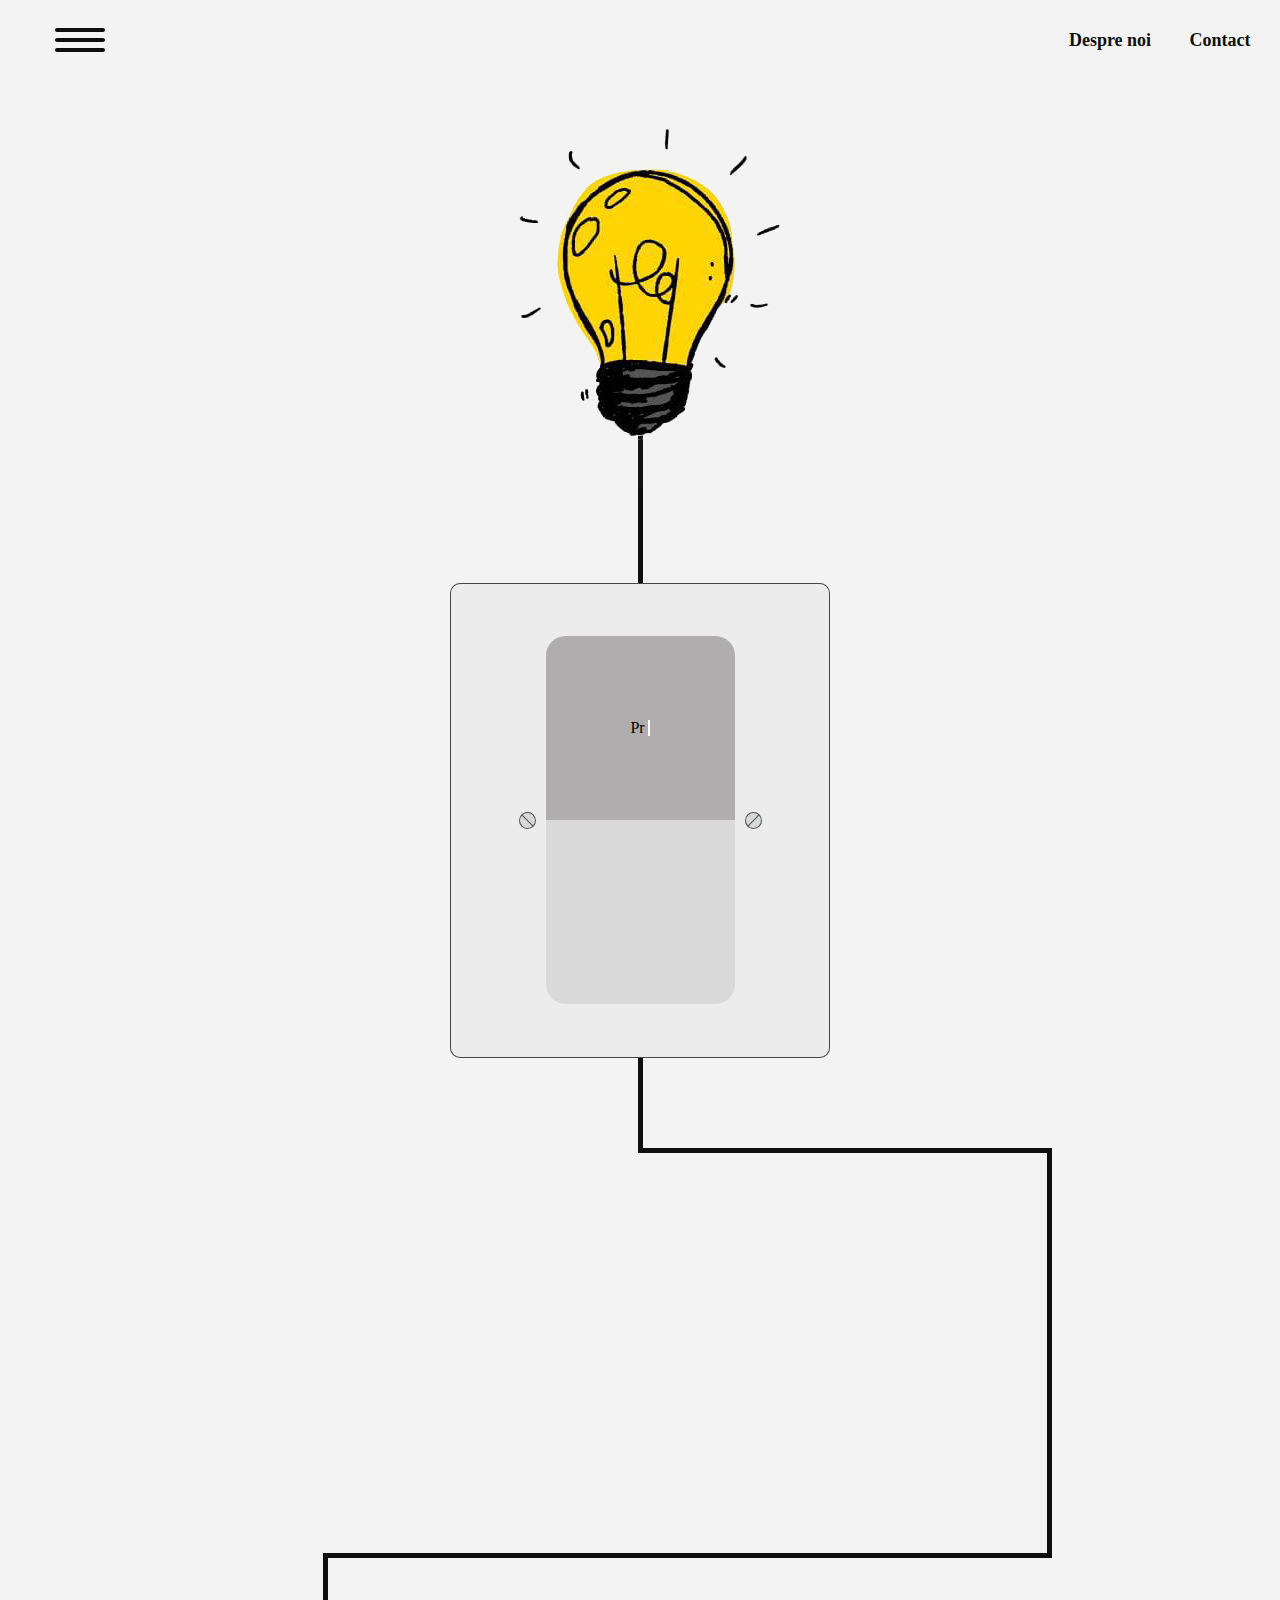
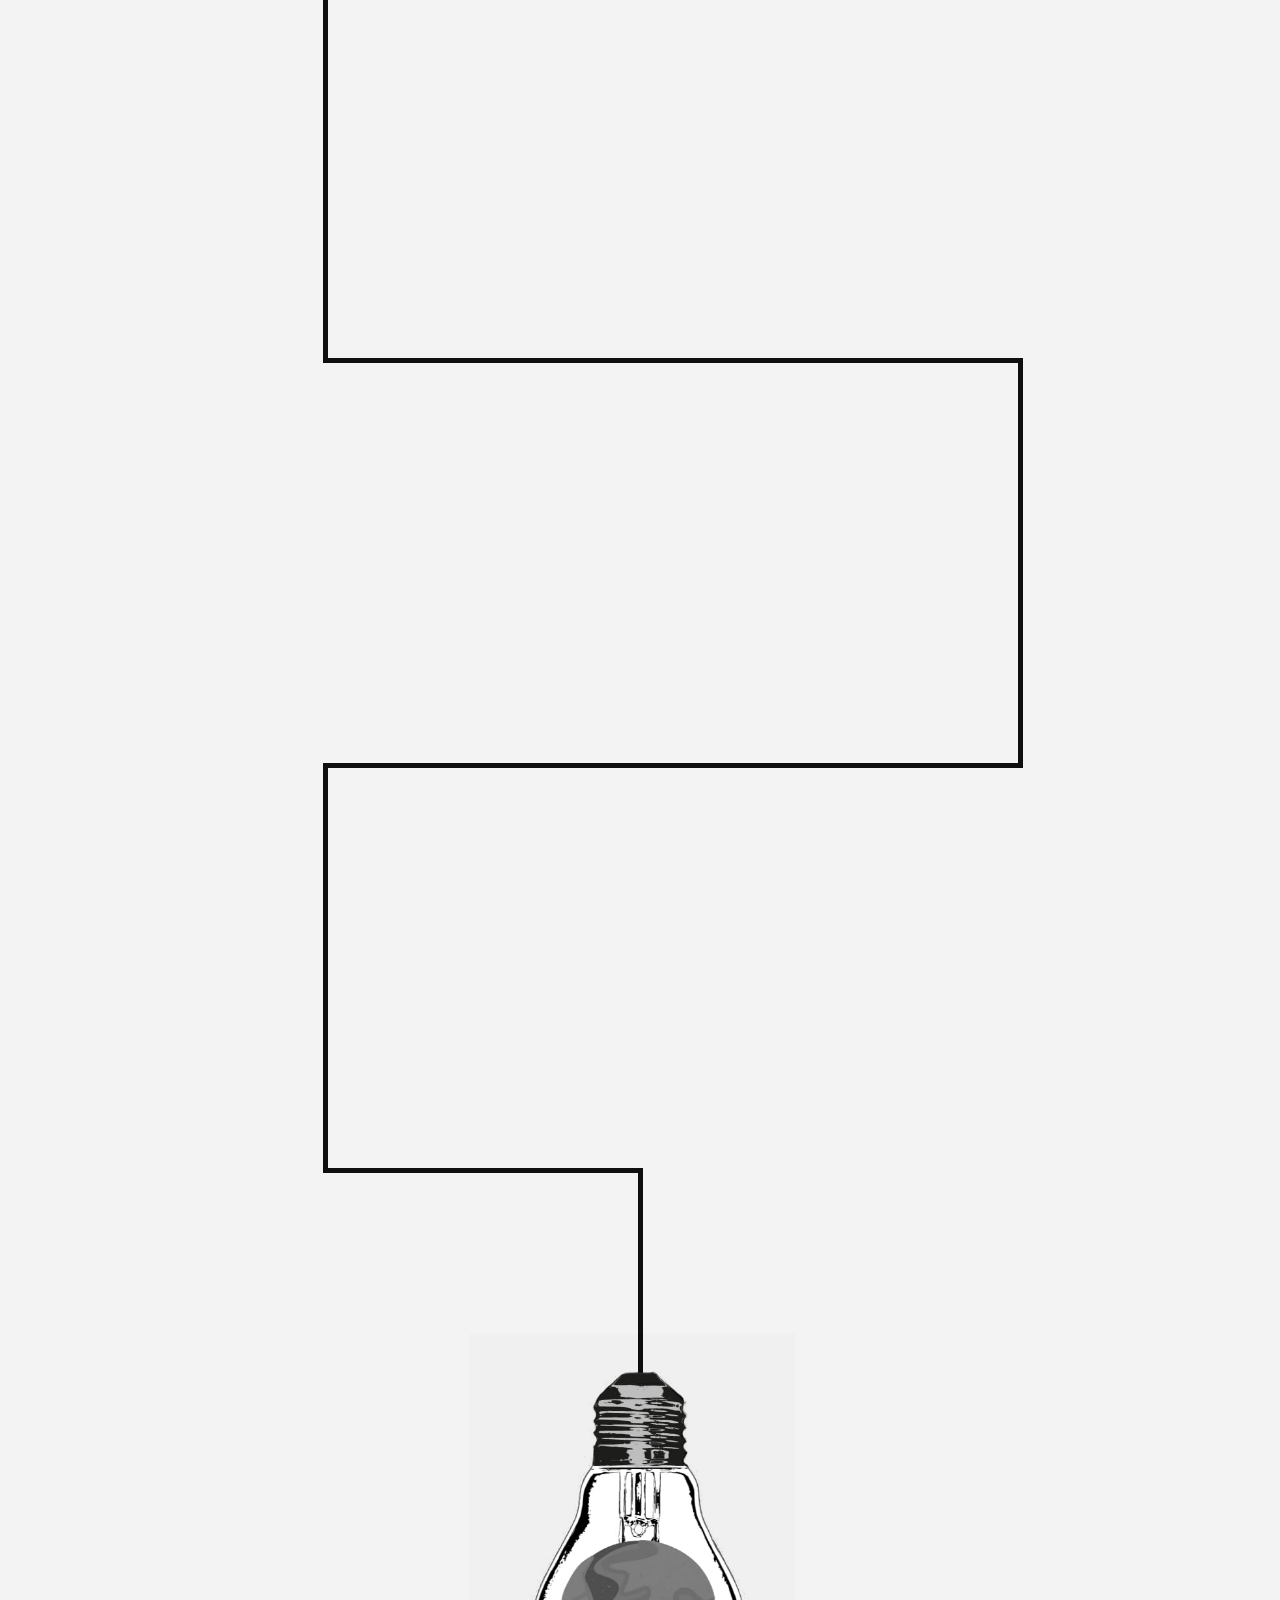
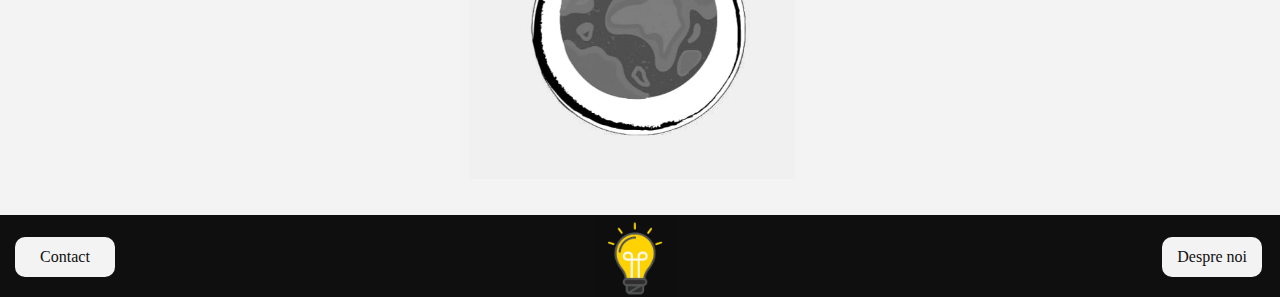
<file: index.html>
<!DOCTYPE html>
<html lang="ro">
    <head>
        <meta charset="UTF-8">
        <meta name="viewport" content="width=device-width, initial-scale=1.0">
        <title>Power up</title>
        <link rel="preconnect" href="https://fonts.googleapis.com">
        <link rel="preconnect" href="https://fonts.gstatic.com" crossorigin>
        <link href="https://fonts.googleapis.com/css2?family=Alkatra&display=swap" rel="stylesheet">
        <link rel="stylesheet" href="general.css">
        <link rel="stylesheet" href="main.css">
        <link rel="stylesheet" href="menu.css">
        <link rel="stylesheet" href="nav-bar.css">
        <link rel="stylesheet" href="footer.css">
        <link rel="stylesheet" href="facts.css">
    </head>
    <body>
        <div id="go-up"></div>
        <nav>
            <div id="open-menu" class="logo center-content-flex">
                <div class="p-lines"></div>
            </div>
            <a href="./contact/index.html" class="btn center-content-flex underln">Contact</a>
            <a href="./about/about.html" class="btn center-content-flex underln">Despre noi</a>
        </nav>
        <div id="menu">
            <div class="menu-option center-content-flex first">
                <div id="close-menu" class="x-close"></div>
            </div>
            <a href="./index.html" class="menu-option center-content-flex">
                Acasă
            </a>
            <div id="afis-btn" class="menu-option center-content-flex">
                Poster
            </div>
            <div id="art-btn" class="menu-option center-content-flex">
                Articole
            </div>
            <div id="meme-btn" class="menu-option center-content-flex">
                Meme
            </div>
            <a href="./statistici/index.html" class="menu-option center-content-flex">
                Statistici
            </a>
            <div class="menu-option center-content-flex quick-btn">
                Quick facts
            </div>
            <a href="./contact/index.html" class="menu-option center-content-flex last-op">
                Contact
            </a>
            <a href="./about/about.html" class="menu-option center-content-flex last-op">
                Despre noi
            </a>
            <a href="./bibliografie/index.html" class="menu-option center-content-flex last-op">
                Bibliografie
            </a>
        </div>
        <div id="pop-art" class="center-content-flex">
            <div class="exit center-content-flex">
                <div class="exit-line"></div>
            </div>
            <div class="box-pop-art">
                <a href="./articole/viziune.html" class="art-space center-content-flex">
                    Viziunea noastră
                </a>
                <div class="art-space-line"></div>
                <a href="./articole/probleme.html" class="art-space center-content-flex">
                    Probleme identificate + Soluționări
                </a>
                <div class="art-space-line"></div>
                <a href="./articole/save-the-planet.html" class="art-space center-content-flex">
                    Cum să salvezi planeta stând pe telefon:
                </a>
            </div>
        </div>
        <div id="meme-time" class="center-content-flex">
            <div class="exit center-content-flex">
                <div class="exit-line"></div>
            </div>
            <div class="meme-place"></div>
            <div class="meme-btn red-btn center-content-flex">Generează un<br> meme random</div>
            <a href="./meme/index.html" class="small-meme meme-btn center-content-flex">Afisează-le pe toate</a>
        </div>

        <div id="show-afis" class="center-content-flex">
                <div class="exit center-content-flex">
                    <div class="exit-line"></div>
                </div>
                <img src="./image/afis.jpeg">
        </div>

        <main class="center-content-flex">
            <div id="bulb-img" class="light-bulb center-content-flex">
                <img  src="./image/light-bulb-on.png">
            </div>
            <div class="v-line"></div>
            <div class="switcher center-content-flex">
                <div class="screw center-content-flex">
                    <div class="bar m-screw-bar"></div>
                </div>
                <div class="ball-place">
                    <div class="ball center-content-flex">
                        <div class="txt">Press me</div>
                        <div class="txt-bar"></div>
                    </div>
                </div>
                <div class="screw center-content-flex">
                    <div class="bar"></div>
                </div>
            </div>
            <div class="v-line"></div>
            <div class="sp-box box center-content-flex">
                <div id="special-h-line" class="h-line sp-h-line"></div>
                <div class="box-content center-content-flex" id="art-up">
                    <div class="txt-detail">Articole</div>
                    <img src="./image/articole.jpeg">
                </div>
            </div>
            <div class="box center-content-flex">
                <div class="v-line-sp"></div>
                <a href="./meme/index.html" class="box-content center-content-flex" id="meme-box">
                    <div class="txt-detail right-txt">Meme-uri</div>
                    <img src="./image/meme.jpeg">
                </a>
            </div>
            <div class="box center-content-flex">
                <div class="h-line"></div>
                <a href="./statistici/index.html" class="box-content center-content-flex">
                    <div class="txt-detail">Statistici</div>
                    <img src="./image/statistici.jpeg">
                </a>
            </div>
            <div class="box center-content-flex">
                <div id="special-v" class="v-line-sp"></div>
                <div class="box-content quick-btn center-content-flex" id="quickf-box">
                    <div class="txt-detail right-txt">Quick-facts</div>
                    <img src="./image/facts.jpeg">
                </div>
            </div>
            <div class="sp-box box center-content-flex s-box sp-h-line">
                <div class="h-line"></div>
            </div>
            <div id="lbulb-box" class="box center-content-flex s-box">
                <img src="./image/earth-bulb-light-off.png" class="e-bulb">
            </div>
        </main>

        <div id="facts" class="center-content-flex">
            <div class="exit center-content-flex">
                <div class="exit-line"></div>
            </div>
            <div class="case">
                <div class="left-arrow-space">
                    <div class="arrow"></div>
                </div>
                <div class="fact-space center-content-flex">
                </div>
                <div class="right-arrow-space">
                    <div class="arrow"></div>
                </div>
            </div>
        </div>

        <div id="foot">
            <div class="case-margin center-content-flex left-case">
                <a href="./contact/index.html"  class="btn-foot center-content-flex underln">Contact</a>
            </div>
            <div class="case-middle center-content-flex">
                <img src="./image/bec.png">
            </div>
            <div class="case-margin center-content-flex right-case">
                <a href="./about/about.html" class="btn-foot center-content-flex underln">Despre noi</a>
            </div>
        </div>
        
        <script src="./index.js"></script>
        <script src="./menu.js"></script>
        <script src="./facts.js"></script>
    </body>
</html>
</file>
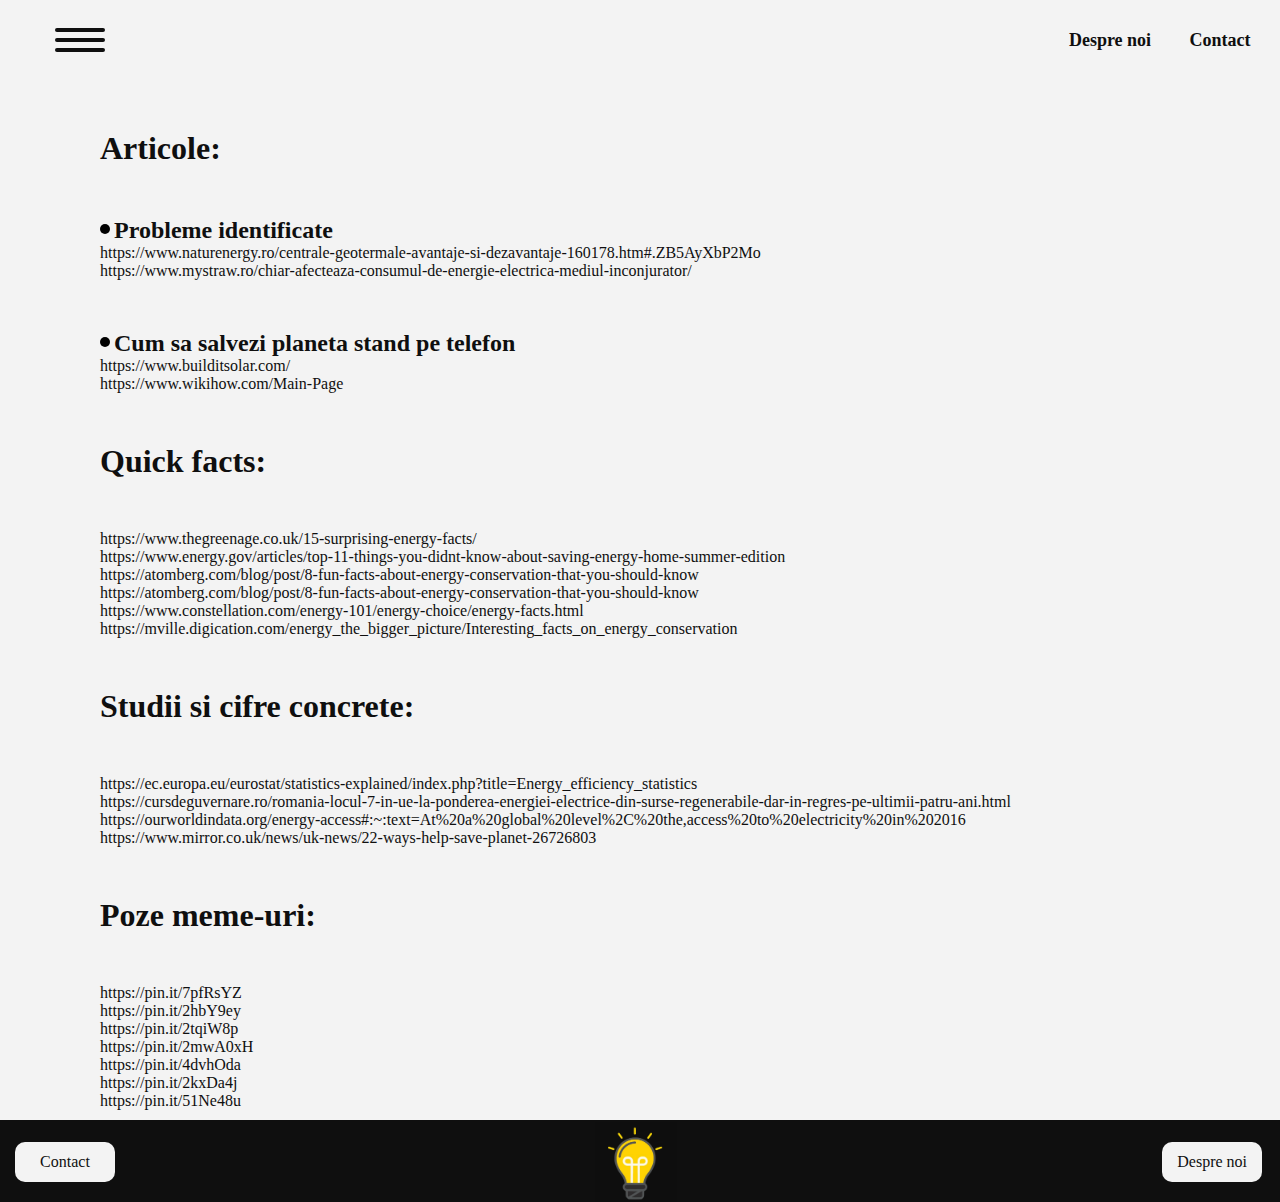
<file: bibliografie/index.html>
<!DOCTYPE html>
<html lang="ro">
    <head>
        <meta charset="UTF-8">
        <meta name="viewport" content="width=device-width, initial-scale=1.0">
        <title>Power up</title>
        <link rel="preconnect" href="https://fonts.googleapis.com">
        <link rel="preconnect" href="https://fonts.gstatic.com" crossorigin>
        <link href="https://fonts.googleapis.com/css2?family=Alkatra&display=swap" rel="stylesheet">
        <link rel="stylesheet" href="../general.css">
        <link rel="stylesheet" href="../menu.css">
        <link rel="stylesheet" href="../nav-bar.css">
        <link rel="stylesheet" href="../footer.css">
        <link rel="stylesheet" href="../facts.css">
        <link rel="stylesheet" href="./main.css">
    </head>
    <body>
        <nav>
            <div id="open-menu" class="logo center-content-flex">
                <div class="p-lines"></div>
            </div>
            <a href="../contact/index.html" class="btn center-content-flex underln">Contact</a>
            <a href="../about/about.html" class="btn center-content-flex underln">Despre noi</a>
        </nav>
        <div id="menu">
            <div class="menu-option center-content-flex first">
                <div id="close-menu" class="x-close"></div>
            </div>
            <a href="../index.html" class="menu-option center-content-flex">
                Acasă
            </a>
            <div id="afis-btn" class="menu-option center-content-flex">
                Poster
            </div>
            <div id="art-btn" class="menu-option center-content-flex">
                Articole
            </div>
            <div id="meme-btn" class="menu-option center-content-flex">
                Meme
            </div>
            <a href="../statistici/index.html" class="menu-option center-content-flex">
                Statistici
            </a>
            <div class="menu-option center-content-flex quick-btn">
                Quick facts
            </div>
            <a href="../contact/index.html" class="menu-option center-content-flex last-op">
                Contact
            </a>
            <a href="../about/about.html" class="menu-option center-content-flex last-op">
                Despre noi
            </a>
            <a href="../bibliografie/index.html" class="menu-option center-content-flex last-op">
                Bibliografie
            </a>
        </div>
        <div id="pop-art" class="center-content-flex">
            <div class="exit center-content-flex">
                <div class="exit-line"></div>
            </div>
            <div class="box-pop-art">
                <a href="../articole/viziune.html" class="art-space center-content-flex">
                    Viziunea noastră
                </a>
                <div class="art-space-line"></div>
                <a href="../articole/probleme.html" class="art-space center-content-flex">
                    Probleme identificate + Soluționări
                </a>
                <div class="art-space-line"></div>
                <a href="../articole/save-the-planet.html" class="art-space center-content-flex">
                    Cum să salvezi planeta stând pe telefon:
                </a>
            </div>
        </div>
        <div id="meme-time" class="center-content-flex">
            <div class="exit center-content-flex">
                <div class="exit-line"></div>
            </div>
            <div class="meme-place"></div>
            <div class="meme-btn red-btn center-content-flex">Generează un<br> meme random</div>
            <a href="../meme/index.html" class="small-meme meme-btn center-content-flex">Afisează-le pe toate</a>
        </div>  
        <div id="show-afis" class="center-content-flex">
            <div class="exit center-content-flex">
                <div class="exit-line"></div>
            </div>
            <img src="../image/afis.jpeg">
        </div> 

        <div id="facts" class="center-content-flex">
            <div class="exit center-content-flex">
                <div class="exit-line"></div>
            </div>
            <div class="case">
                <div class="left-arrow-space">
                    <div class="arrow"></div>
                </div>
                <div class="fact-space center-content-flex">
                </div>
                <div class="right-arrow-space">
                    <div class="arrow"></div>
                </div>
            </div>
        </div>

        <main>
            <div class="paragraph-bib">
                <h1>
                    Articole:
                </h1>
            </div>
            <div class="paragraph-bib">
                <h2>
                    <div class="dot"></div>Probleme identificate
                </h2>
                <a href="https://www.naturenergy.ro/centrale-geotermale-avantaje-si-dezavantaje-160178.htm#.ZB5AyXbP2Mo">https://www.naturenergy.ro/centrale-geotermale-avantaje-si-dezavantaje-160178.htm#.ZB5AyXbP2Mo</a> <br>
                <a href="https://www.mystraw.ro/chiar-afecteaza-consumul-de-energie-electrica-mediul-inconjurator/">https://www.mystraw.ro/chiar-afecteaza-consumul-de-energie-electrica-mediul-inconjurator/</a>
            </div>
            <div class="paragraph-bib">
                <h2>
                    <div class="dot"></div>Cum sa salvezi planeta stand pe telefon
                </h2>
                <a href="https://www.builditsolar.com/">https://www.builditsolar.com/</a> <br>
                <a href="https://www.wikihow.com/Main-Page">https://www.wikihow.com/Main-Page</a>
            </div>
            <div class="paragraph-bib">
                <h1>
                    Quick facts:
                </h1>
            </div>
            <div class="paragraph-bib">
                <a href=" https://www.thegreenage.co.uk/15-surprising-energy-facts/"> https://www.thegreenage.co.uk/15-surprising-energy-facts/</a> <br>
                <a href="https://www.energy.gov/articles/top-11-things-you-didnt-know-about-saving-energy-home-summer-edition">https://www.energy.gov/articles/top-11-things-you-didnt-know-about-saving-energy-home-summer-edition</a> <br>
                <a href="https://atomberg.com/blog/post/8-fun-facts-about-energy-conservation-that-you-should-know">https://atomberg.com/blog/post/8-fun-facts-about-energy-conservation-that-you-should-know</a> <br>
                <a href="https://atomberg.com/blog/post/8-fun-facts-about-energy-conservation-that-you-should-know">https://atomberg.com/blog/post/8-fun-facts-about-energy-conservation-that-you-should-know</a> <br>
                <a href="https://www.constellation.com/energy-101/energy-choice/energy-facts.html">https://www.constellation.com/energy-101/energy-choice/energy-facts.html</a> <br>
                <a href="https://mville.digication.com/energy_the_bigger_picture/Interesting_facts_on_energy_conservation">https://mville.digication.com/energy_the_bigger_picture/Interesting_facts_on_energy_conservation</a>
            </div>
            <div class="paragraph-bib">
                <h1>
                    Studii si cifre concrete:
                </h1>
            </div>
            <div class="paragraph-bib">
                <a href="https://ec.europa.eu/eurostat/statistics-explained/index.php?title=Energy_efficiency_statistics">https://ec.europa.eu/eurostat/statistics-explained/index.php?title=Energy_efficiency_statistics</a> <br>
                <a href="https://cursdeguvernare.ro/romania-locul-7-in-ue-la-ponderea-energiei-electrice-din-surse-regenerabile-dar-in-regres-pe-ultimii-patru-ani.html">https://cursdeguvernare.ro/romania-locul-7-in-ue-la-ponderea-energiei-electrice-din-surse-regenerabile-dar-in-regres-pe-ultimii-patru-ani.html</a> <br>
                <a href="https://ourworldindata.org/energy-access#:~:text=At%20a%20global%20level%2C%20the,access%20to%20electricity%20in%202016">https://ourworldindata.org/energy-access#:~:text=At%20a%20global%20level%2C%20the,access%20to%20electricity%20in%202016</a> <br>
                <a href="https://www.mirror.co.uk/news/uk-news/22-ways-help-save-planet-26726803">https://www.mirror.co.uk/news/uk-news/22-ways-help-save-planet-26726803</a>
            </div>
            <div class="paragraph-bib">
                <h1>
                    Poze meme-uri:
                </h1>
            </div>
            <div class="paragraph-bib">
                <a href="https://pin.it/7pfRsYZ">https://pin.it/7pfRsYZ</a> <br>
                <a href="https://pin.it/2hbY9ey">https://pin.it/2hbY9ey</a> <br>
                <a href="https://pin.it/2tqiW8p">https://pin.it/2tqiW8p</a> <br>
                <a href="https://pin.it/2mwA0xH">https://pin.it/2mwA0xH</a> <br>
                <a href="https://pin.it/4dvhOda">https://pin.it/4dvhOda</a> <br>
                <a href="https://pin.it/2kxDa4j">https://pin.it/2kxDa4j</a> <br>
                <a href="https://pin.it/51Ne48u">https://pin.it/51Ne48u</a>
            </div>
        </main>

        <div id="foot">
            <div class="case-margin center-content-flex left-case">
                <a href="../contact/index.html"  class="btn-foot center-content-flex underln">Contact</a>
            </div>
            <div class="case-middle center-content-flex">
                <img src="../image/bec.png">
            </div>
            <div class="case-margin center-content-flex right-case">
                <a href="../about/about.html" class="btn-foot center-content-flex underln">Despre noi</a>
            </div>
        </div>
        
        <script src="../menu.js"></script>
        <script src="../facts.js"></script>
        
    </body>
</html>
</file>
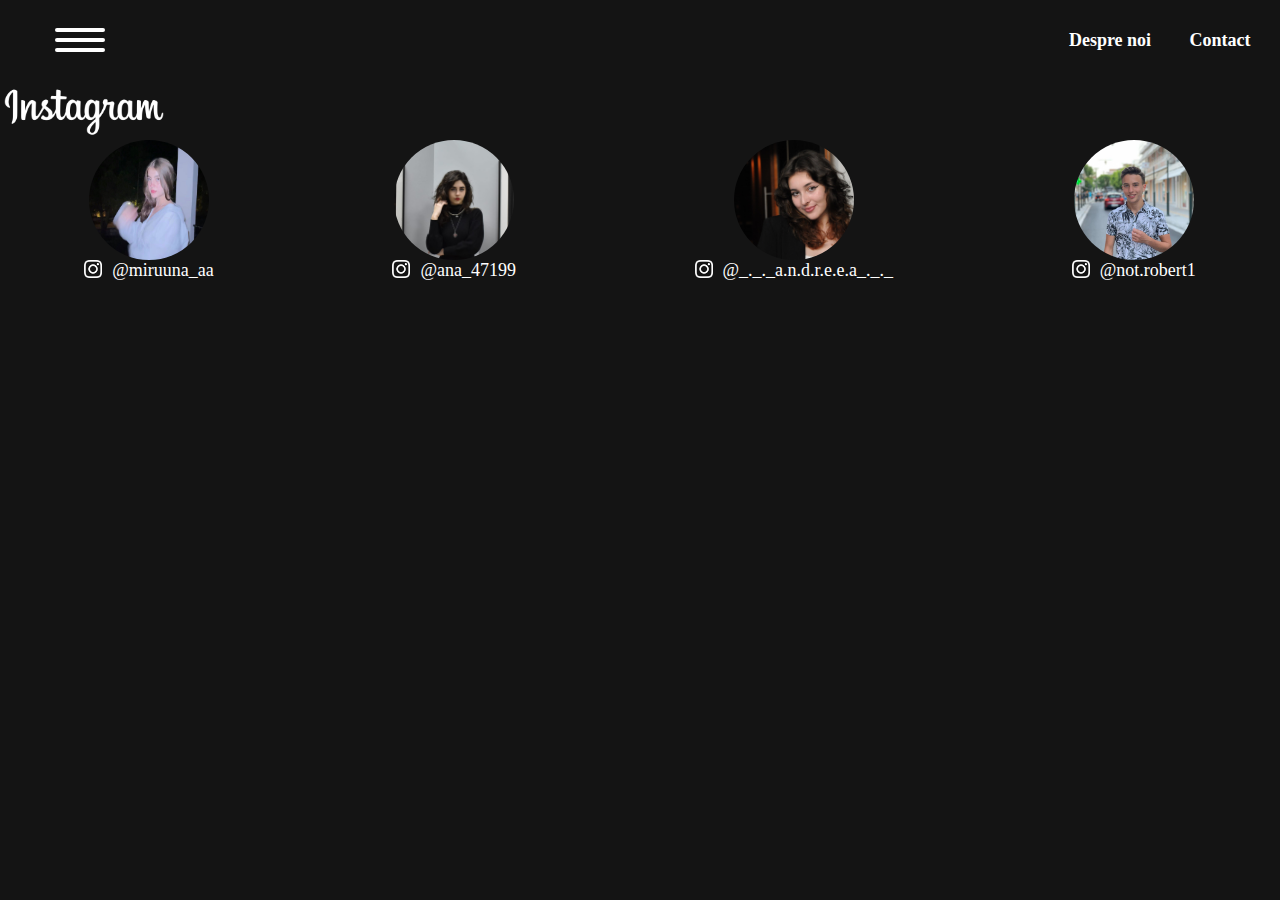
<file: contact/index.html>
<!DOCTYPE html>
<html lang="ro">
    <head>
        <meta charset="UTF-8">
        <meta name="viewport" content="width=device-width, initial-scale=1.0">
        <title>Power up</title>
        <link rel="stylesheet" href="../general.css">
        <link rel="stylesheet" href="../menu.css">
        <link rel="stylesheet" href="../nav-bar.css">
        <link rel="stylesheet" href="../footer.css">
        <link rel="stylesheet" href="../facts.css">
        <link rel="stylesheet" href="./main.css">
    </head>
    <body>
        <div id="go-up"></div>
        <nav>
            <div id="open-menu" class="logo center-content-flex">
                <div class="p-lines"></div>
            </div>
            <a href="../contact/index.html" class="btn center-content-flex underln">Contact</a>
            <a href="../about/about.html" class="btn center-content-flex underln">Despre noi</a>
        </nav>
        <div id="menu">
            <div class="menu-option center-content-flex first">
                <div id="close-menu" class="x-close"></div>
            </div>
            <a href="../index.html" class="menu-option center-content-flex">
                Acasă
            </a>
            <div id="afis-btn" class="menu-option center-content-flex">
                Poster
            </div>
            <div id="art-btn" class="menu-option center-content-flex">
                Articole
            </div>
            <div id="meme-btn" class="menu-option center-content-flex">
                Meme
            </div>
            <a href="../statistici/index.html" class="menu-option center-content-flex">
                Statistici
            </a>
            <div class="menu-option center-content-flex quick-btn">
                Quick facts
            </div>
            <a href="../contact/index.html" class="menu-option center-content-flex last-op">
                Contact
            </a>
            <a href="../about/about.html" class="menu-option center-content-flex last-op">
                Despre noi
            </a>
            <a href="../bibliografie/index.html" class="menu-option center-content-flex last-op">
                Bibliografie
            </a>
        </div>
        <div id="pop-art" class="center-content-flex">
            <div class="exit center-content-flex">
                <div class="exit-line"></div>
            </div>
            <div class="box-pop-art">
                <a href="../articole/viziune.html" class="art-space center-content-flex">
                    Viziunea noastră
                </a>
                <div class="art-space-line"></div>
                <a href="../articole/probleme.html" class="art-space center-content-flex">
                    Probleme identificate + Soluționări
                </a>
                <div class="art-space-line"></div>
                <a href="../articole/save-the-planet.html" class="art-space center-content-flex">
                    Cum să salvezi planeta stând pe telefon:
                </a>
            </div>
        </div>
        <div id="meme-time" class="center-content-flex">
            <div class="exit center-content-flex">
                <div class="exit-line"></div>
            </div>
            <div class="meme-place"></div>
            <div class="meme-btn red-btn center-content-flex">Generează un<br> meme random</div>
            <a href="../meme/index.html" class="small-meme meme-btn center-content-flex">Afisează-le pe toate</a>
        </div>

        <div id="show-afis" class="center-content-flex">
                <div class="exit center-content-flex">
                    <div class="exit-line"></div>
                </div>
                <img src="../image/afis.jpeg">
        </div>
        <div id="facts" class="center-content-flex">
            <div class="exit center-content-flex">
                <div class="exit-line"></div>
            </div>
            <div class="case">
                <div class="left-arrow-space">
                    <div class="arrow"></div>
                </div>
                <div class="fact-space center-content-flex">
                </div>
                <div class="right-arrow-space">
                    <div class="arrow"></div>
                </div>
            </div>
        </div>
        <main>
            <div id="insta-place">
                <div class="title">
                    <img src="./image/insta-txt.png">
                </div>
                <div class="content">
                    <div class="img-place center-content-flex m">
                        <img src="../image/miruna.jpeg">
                    </div>
                    <div class="img-place center-content-flex a">
                        <img src="../image/ana.jpeg">
                    </div>
                    <div class="img-place center-content-flex e">
                        <img src="../image/andreea.jpeg">
                    </div>
                    <div class="img-place center-content-flex r">
                        <img src="../image/rrf.jpeg">
                    </div>
                    <div class="name-place center-content-flex m-name">
                        <div class="insta-icon">
                            <img src="./image/insta-icon.png">
                        </div>
                        <a href="https://www.instagram.com/miruuna_aa/" target="_blank" class="insta-user">@miruuna_aa</a>
                    </div>
                    <div class="name-place center-content-flex a-name">
                        <div class="insta-icon">
                            <img src="./image/insta-icon.png">
                        </div>
                        <a href="https://www.instagram.com/ana_47199/" target="_blank" class="insta-user">@ana_47199</a>
                    </div>
                    <div class="name-place center-content-flex e-name">
                        <div class="insta-icon">
                            <img src="./image/insta-icon.png">
                        </div>
                        <a href="https://www.instagram.com/_._._a.n.d.r.e.e.a_._._/" target="_blank" class="insta-user">@_._._a.n.d.r.e.e.a_._._</a>
                    </div>
                    <div class="name-place center-content-flex r-name">
                        <div class="insta-icon">
                            <img src="./image/insta-icon.png">
                        </div>
                        <a href="https://www.instagram.com/not.robert1/" target="_blank" class="insta-user">@not.robert1</a>
                    </div>
                </div>
            </div>
        </main>
        <script src="../facts.js"></script>
        <script src="../menu.js"></script>
    </body>
</html>
</file>
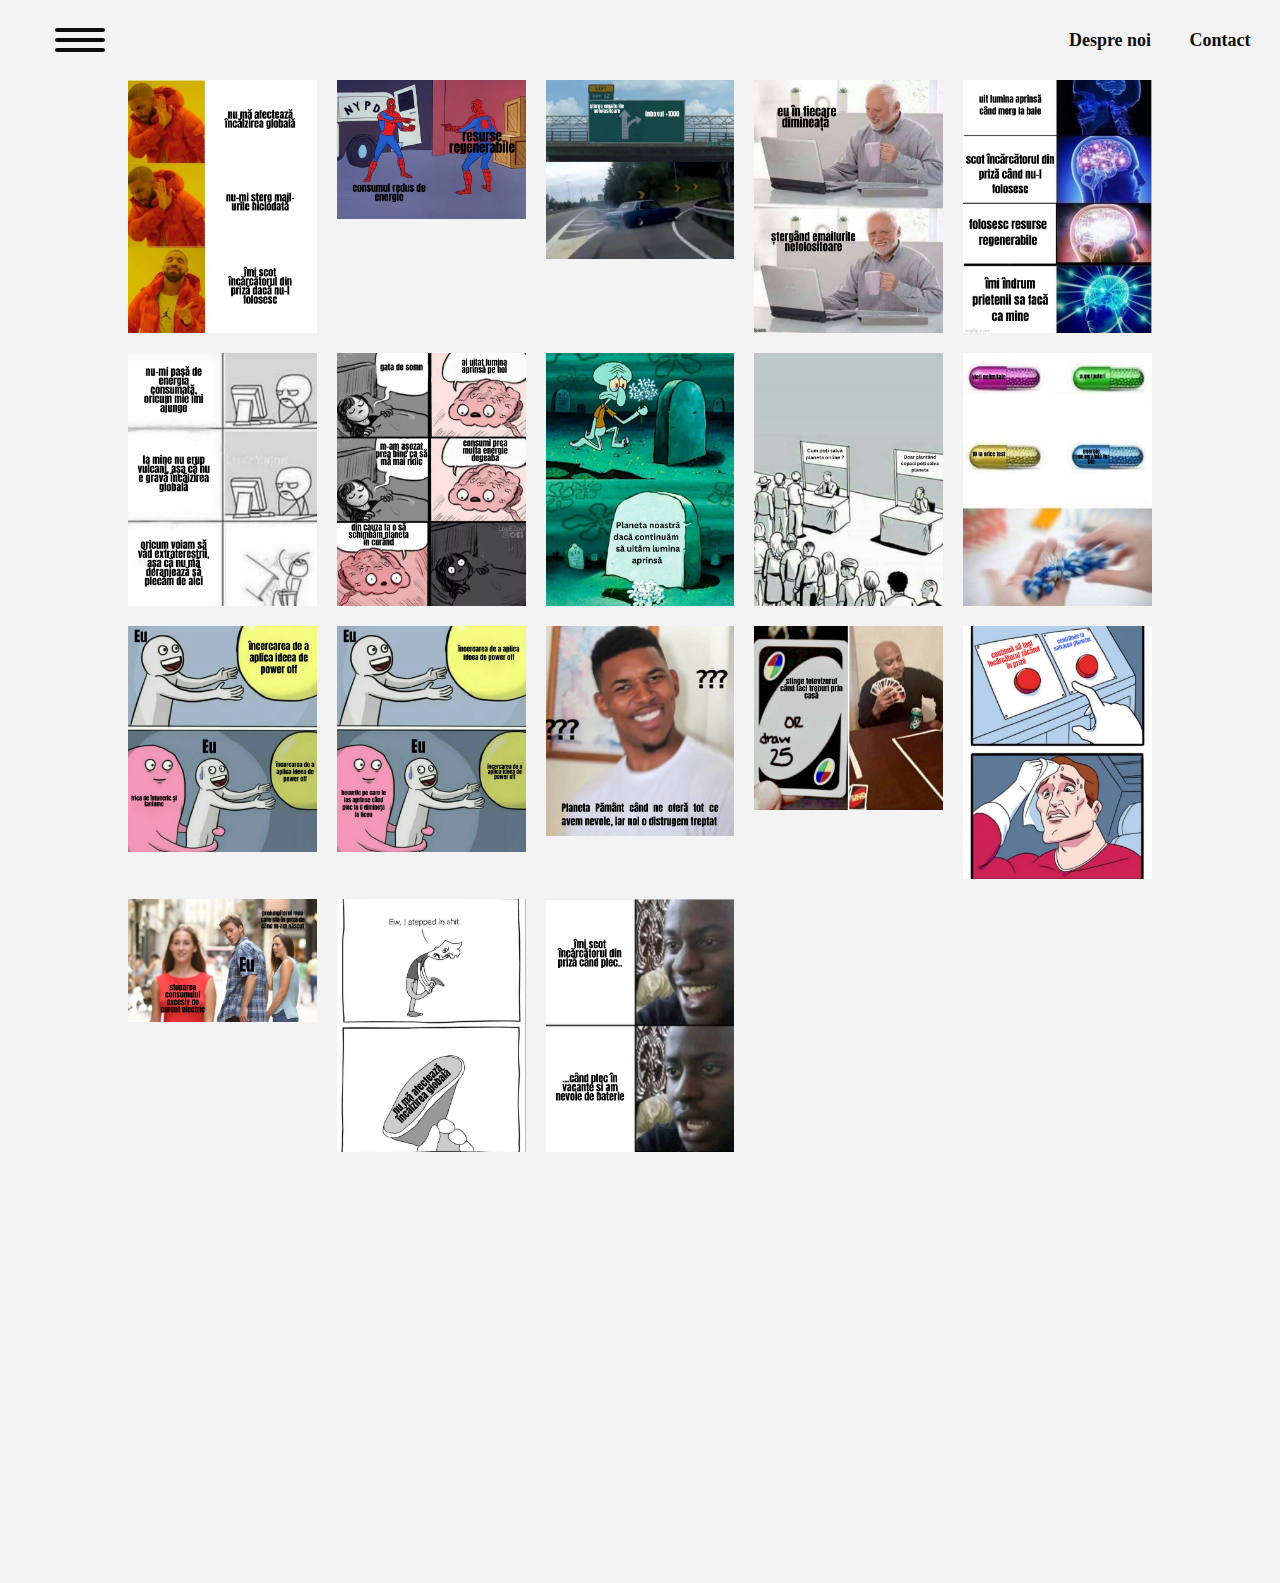
<file: meme/index.html>
<!DOCTYPE html>
<html lang="ro">
    <head>
        <meta charset="UTF-8">
        <meta name="viewport" content="width=device-width, initial-scale=1.0">
        <title>Power up</title>
        <link rel="stylesheet" href="../general.css">
        <link rel="stylesheet" href="../menu.css">
        <link rel="stylesheet" href="../nav-bar.css">
        <link rel="stylesheet" href="../footer.css">
        <link rel="stylesheet" href="./main.css">
        <link rel="stylesheet" href="../facts.css">
    </head>
    <body>
        <nav>
            <div id="open-menu" class="logo center-content-flex">
                <div class="p-lines"></div>
            </div>
            <a href="../contact/index.html" class="btn center-content-flex underln">Contact</a>
            <a href="../about/about.html" class="btn center-content-flex underln">Despre noi</a>
        </nav>
        <div id="menu">
            <div class="menu-option center-content-flex first">
                <div id="close-menu" class="x-close"></div>
            </div>
            <a href="../index.html" class="menu-option center-content-flex">
                Acasă
            </a>
            <div id="afis-btn" class="menu-option center-content-flex">
                Poster
            </div>
            <div id="art-btn" class="menu-option center-content-flex">
                Articole
            </div>
            <div id="meme-btn" class="menu-option center-content-flex">
                Meme
            </div>
            <a href="../statistici/index.html" class="menu-option center-content-flex">
                Statistici
            </a>
            <div class="menu-option center-content-flex quick-btn">
                Quick facts
            </div>
            <a href="../contact/index.html" class="menu-option center-content-flex last-op">
                Contact
            </a>
            <a href="../about/about.html" class="menu-option center-content-flex last-op">
                Despre noi
            </a>
            <a href="../bibliografie/index.html" class="menu-option center-content-flex last-op">
                Bibliografie
            </a>
        </div>
        <div id="pop-art" class="center-content-flex">
            <div class="exit center-content-flex">
                <div class="exit-line"></div>
            </div>
            <div class="box-pop-art">
                <a href="../articole/viziune.html" class="art-space center-content-flex">
                    Viziunea noastră
                </a>
                <div class="art-space-line"></div>
                <a href="../articole/probleme.html" class="art-space center-content-flex">
                    Probleme identificate + Soluționări
                </a>
                <div class="art-space-line"></div>
                <a href="../articole/save-the-planet.html" class="art-space center-content-flex">
                    Cum să salvezi planeta stând pe telefon:
                </a>
            </div>
        </div>
        <div id="meme-time" class="center-content-flex">
            <div class="exit center-content-flex">
                <div class="exit-line"></div>
            </div>
            <div class="meme-place"></div>
            <div class="meme-btn red-btn center-content-flex">Generează un<br> meme random</div>
            <a href="../meme/index.html" class="small-meme meme-btn center-content-flex">Afisează-le pe toate</a>
        </div>

        <div id="show-afis" class="center-content-flex">
            <div class="exit center-content-flex">
                <div class="exit-line"></div>
            </div>
            <img src="../image/afis.jpeg">
        </div>
        <div id="facts" class="center-content-flex">
            <div class="exit center-content-flex">
                <div class="exit-line"></div>
            </div>
            <div class="case">
                <div class="left-arrow-space">
                    <div class="arrow"></div>
                </div>
                <div class="fact-space center-content-flex">
                </div>
                <div class="right-arrow-space">
                    <div class="arrow"></div>
                </div>
            </div>
        </div>

        <main>
        
        </main>

        <div id="foot">
            <div class="case-margin center-content-flex left-case">
                <a href="../contact/index.html"  class="btn-foot center-content-flex underln">Contact</a>
            </div>
            <div class="case-middle center-content-flex">
                <img src="../image/bec.png">
            </div>
            <div class="case-margin center-content-flex right-case">
                <a href="../about/about.html" class="btn-foot center-content-flex underln">Despre noi</a>
            </div>
        </div>
        
        <script src="../facts.js"></script>
        <script src="../menu.js"></script>
        <script src="./index.js"></script>
    </body>
</html>
</file>
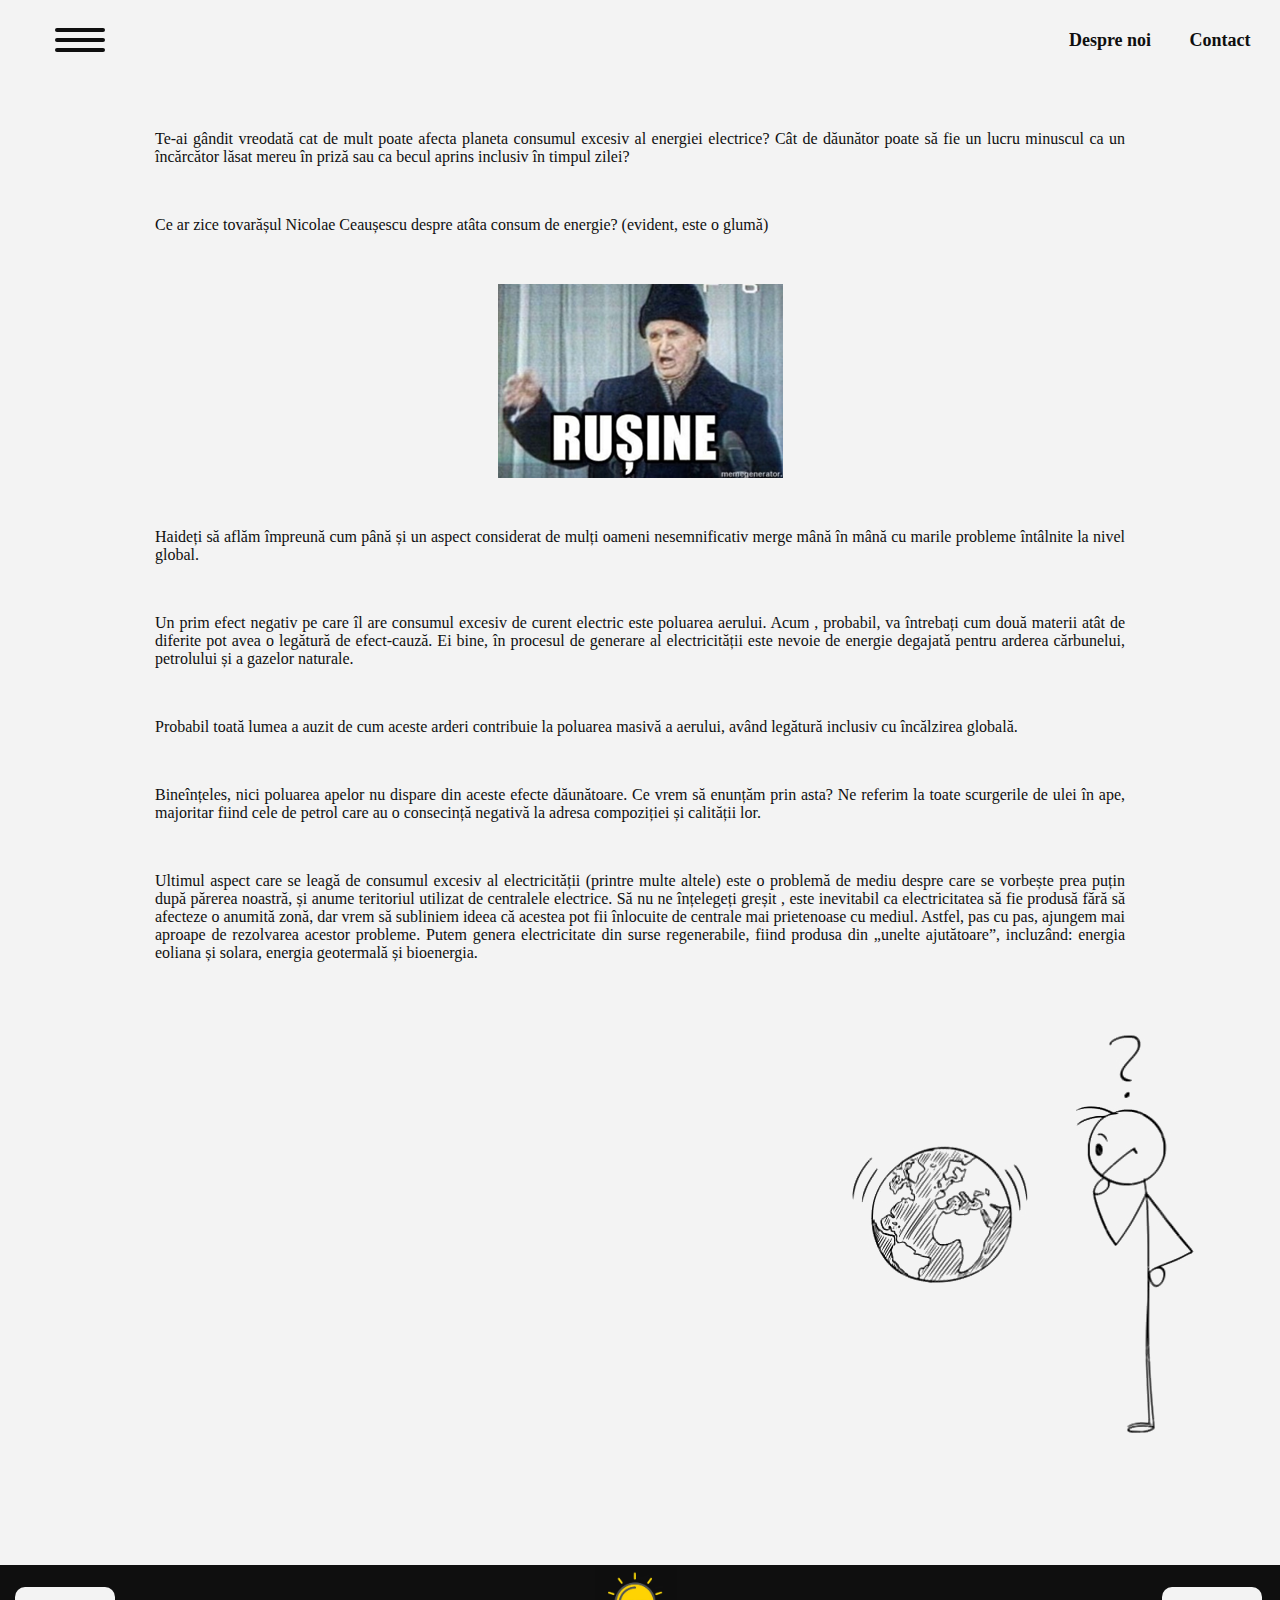
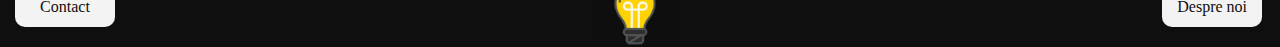
<file: articole/probleme.html>
<!DOCTYPE html>
<html lang="ro">
    <head>
        <meta charset="UTF-8">
        <meta name="viewport" content="width=device-width, initial-scale=1.0">
        <title>Power up</title>
        <link rel="preconnect" href="https://fonts.googleapis.com">
        <link rel="preconnect" href="https://fonts.gstatic.com" crossorigin>
        <link href="https://fonts.googleapis.com/css2?family=Alkatra&display=swap" rel="stylesheet">
        <link rel="stylesheet" href="../general.css">
        <link rel="stylesheet" href="../menu.css">
        <link rel="stylesheet" href="../nav-bar.css">
        <link rel="stylesheet" href="../footer.css">
        <link rel="stylesheet" href="./articol.css">
        <link rel="stylesheet" href="./probleme.css">
        <link rel="stylesheet" href="../facts.css">
    </head>
    <body>
        <nav>
            <div id="open-menu" class="logo center-content-flex">
                <div class="p-lines"></div>
            </div>
            <a href="../contact/index.html" class="btn center-content-flex underln">Contact</a>
            <a href="../about/about.html" class="btn center-content-flex underln">Despre noi</a>
        </nav>
        <div id="menu">
            <div class="menu-option center-content-flex first">
                <div id="close-menu" class="x-close"></div>
            </div>
            <a href="../index.html" class="menu-option center-content-flex">
                Acasă
            </a>
            <div id="afis-btn" class="menu-option center-content-flex">
                Poster
            </div>
            <div id="art-btn" class="menu-option center-content-flex">
                Articole
            </div>
            <div id="meme-btn" class="menu-option center-content-flex">
                Meme
            </div>
            <a href="../statistici/index.html" class="menu-option center-content-flex">
                Statistici
            </a>
            <div class="menu-option center-content-flex quick-btn">
                Quick facts
            </div>
            <a href="../contact/index.html" class="menu-option center-content-flex last-op">
                Contact
            </a>
            <a href="../about/about.html" class="menu-option center-content-flex last-op">
                Despre noi
            </a>
            <a href="../bibliografie/index.html" class="menu-option center-content-flex last-op">
                Bibliografie
            </a>
        </div>
        <div id="pop-art" class="center-content-flex">
            <div class="exit center-content-flex">
                <div class="exit-line"></div>
            </div>
            <div class="box-pop-art">
                <a href="../articole/viziune.html" class="art-space center-content-flex">
                    Viziunea noastră
                </a>
                <div class="art-space-line"></div>
                <a href="../articole/probleme.html" class="art-space center-content-flex">
                    Probleme identificate + Soluționări
                </a>
                <div class="art-space-line"></div>
                <a href="../articole/save-the-planet.html" class="art-space center-content-flex">
                    Cum să salvezi planeta stând pe telefon:
                </a>
            </div>
        </div>
        <div id="meme-time" class="center-content-flex">
            <div class="exit center-content-flex">
                <div class="exit-line"></div>
            </div>
            <div class="meme-place"></div>
            <div class="meme-btn red-btn center-content-flex">Generează un<br> meme random</div>
            <a href="../meme/index.html" class="small-meme meme-btn center-content-flex">Afisează-le pe toate</a>
        </div>

        <div id="show-afis" class="center-content-flex">
                <div class="exit center-content-flex">
                    <div class="exit-line"></div>
                </div>
                <img src="../image/afis.jpeg">
        </div>
        <div id="facts" class="center-content-flex">
            <div class="exit center-content-flex">
                <div class="exit-line"></div>
            </div>
            <div class="case">
                <div class="left-arrow-space">
                    <div class="arrow"></div>
                </div>
                <div class="fact-space center-content-flex">
                </div>
                <div class="right-arrow-space">
                    <div class="arrow"></div>
                </div>
            </div>
        </div>
        <main>
            <p class="art-paragraph">
                    Te-ai gândit vreodată cat de mult poate afecta planeta consumul excesiv 
                    al energiei electrice? Cât de dăunător poate să fie un lucru minuscul ca un 
                    încărcător lăsat mereu în priză sau ca becul aprins inclusiv în timpul zilei?
            </p>
            <p class="art-paragraph">
                Ce ar zice tovarășul Nicolae Ceaușescu despre atâta consum de energie? (evident, este o glumă)
            </p>
            <p id="ceau-meme" class="art-paragraph center-content-flex">
                <img src="../meme/ceau.png">
            </p>
            <p class="art-paragraph">
                Haideți să aflăm împreună cum până și un aspect considerat de mulți oameni nesemnificativ merge mână în mână cu marile probleme întâlnite la nivel global.
            </p>
            <p class="art-paragraph">
                Un prim efect negativ pe care îl are consumul excesiv de curent electric este poluarea aerului. Acum , probabil, va întrebați cum două materii atât de diferite pot avea o legătură de efect-cauză. Ei bine, în procesul de generare al electricității este nevoie de energie degajată pentru arderea cărbunelui, petrolului și a gazelor naturale.
            </p>
            <p class="art-paragraph">
                Probabil toată lumea a auzit de cum aceste arderi contribuie la poluarea masivă a aerului, având legătură inclusiv cu încălzirea globală.
            </p>
            <p class="art-paragraph">
                Bineînțeles, nici poluarea apelor nu dispare din aceste efecte dăunătoare. Ce vrem să enunțăm prin asta? Ne referim la toate scurgerile de ulei în ape, majoritar fiind cele de petrol care au o consecință negativă la adresa compoziției și calității lor.
            </p>
            <p class="art-paragraph">
                Ultimul aspect care se leagă de consumul excesiv al electricității (printre multe altele) este o problemă de mediu despre care se vorbește prea puțin după părerea noastră, și anume teritoriul utilizat de centralele electrice. Să nu ne înțelegeți greșit , este inevitabil ca electricitatea să fie produsă fără să afecteze o anumită zonă, dar vrem să subliniem ideea că acestea pot fii înlocuite de centrale mai prietenoase cu mediul. Astfel, pas cu pas, ajungem mai aproape de rezolvarea acestor probleme. Putem genera electricitate din surse regenerabile, fiind produsa din „unelte ajutătoare”, incluzând: energia eoliana și solara, energia geotermală și bioenergia.
            </p>
            <img src="../meme/stick-ea.png" class="fix" id="stick-ea">
        </main>

        <div id="facts" class="center-content-flex">
            <div class="case">
                <div class="left-arrow-space">
                    <div class="arrow"></div>
                </div>
                <div class="fact-space center-content-flex">
                </div>
                <div class="right-arrow-space">
                    <div class="arrow"></div>
                </div>
            </div>
        </div>

        <div id="foot">
            <div class="case-margin center-content-flex left-case">
                <a href="../contact/index.html"  class="btn-foot center-content-flex underln">Contact</a>
            </div>
            <div class="case-middle center-content-flex">
                <img src="../image/bec.png">
            </div>
            <div class="case-margin center-content-flex right-case">
                <a href="../about/about.html" class="btn-foot center-content-flex underln">Despre noi</a>
            </div>
        </div>
        <script src="../facts.js"></script>
        <script src="../index.js"></script>
        <script src="../menu.js"></script>
        <script src="./probleme.js"></script>
    </body>
</html>
</file>
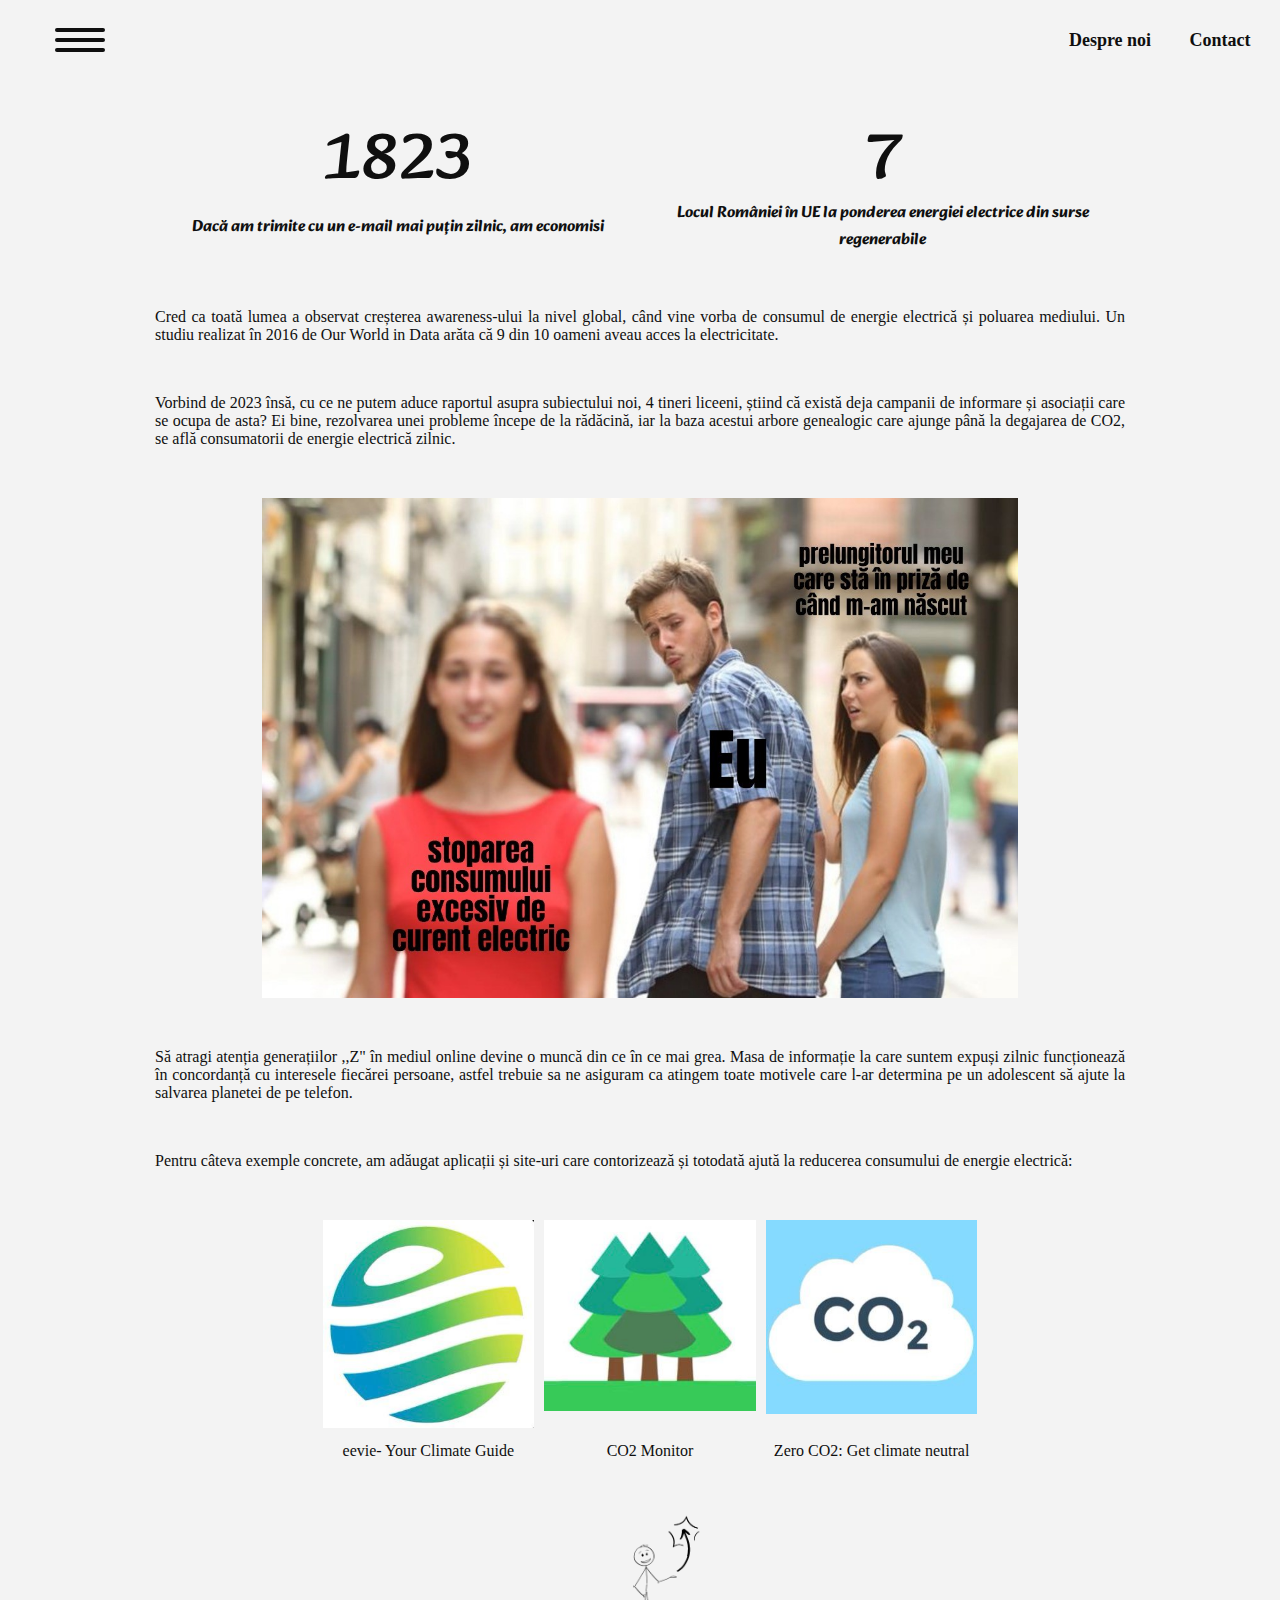
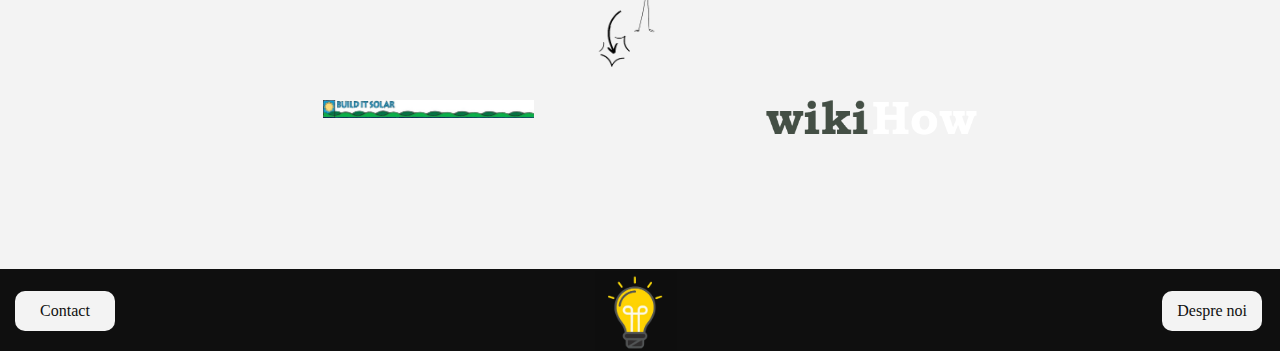
<file: articole/save-the-planet.html>
<!DOCTYPE html>
<html lang="ro">
    <head>
        <meta charset="UTF-8">
        <meta name="viewport" content="width=device-width, initial-scale=1.0">
        <title>Power up</title>
        <link rel="preconnect" href="https://fonts.googleapis.com">
        <link rel="preconnect" href="https://fonts.gstatic.com" crossorigin>
        <link href="https://fonts.googleapis.com/css2?family=Alkatra&display=swap" rel="stylesheet">
        <link rel="stylesheet" href="../general.css">
        <link rel="stylesheet" href="../menu.css">
        <link rel="stylesheet" href="../nav-bar.css">
        <link rel="stylesheet" href="../footer.css">
        <link rel="stylesheet" href="./articol.css">
        <link rel="stylesheet" href="./save-the-planet.css">
        <link rel="stylesheet" href="../facts.css">
    </head>
    <body>
        <nav>
            <div id="open-menu" class="logo center-content-flex">
                <div class="p-lines"></div>
            </div>
            <a href="../contact/index.html" class="btn center-content-flex underln">Contact</a>
            <a href="../about/about.html" class="btn center-content-flex underln">Despre noi</a>
        </nav>
        <div id="menu">
            <div class="menu-option center-content-flex first">
                <div id="close-menu" class="x-close"></div>
            </div>
            <a href="../index.html" class="menu-option center-content-flex">
                Acasă
            </a>
            <div id="afis-btn" class="menu-option center-content-flex">
                Poster
            </div>
            <div id="art-btn" class="menu-option center-content-flex">
                Articole
            </div>
            <div id="meme-btn" class="menu-option center-content-flex">
                Meme
            </div>
            <a href="../statistici/index.html" class="menu-option center-content-flex">
                Statistici
            </a>
            <div class="menu-option center-content-flex quick-btn">
                Quick facts
            </div>
            <a href="../contact/index.html" class="menu-option center-content-flex last-op">
                Contact
            </a>
            <a href="../about/about.html" class="menu-option center-content-flex last-op">
                Despre noi
            </a>
            <a href="../bibliografie/index.html" class="menu-option center-content-flex last-op">
                Bibliografie
            </a>
        </div>
        <div id="pop-art" class="center-content-flex">
            <div class="exit center-content-flex">
                <div class="exit-line"></div>
            </div>
            <div class="box-pop-art">
                <a href="../articole/viziune.html" class="art-space center-content-flex">
                    Viziunea noastră
                </a>
                <div class="art-space-line"></div>
                <a href="../articole/probleme.html" class="art-space center-content-flex">
                    Probleme identificate + Soluționări
                </a>
                <div class="art-space-line"></div>
                <a href="../articole/save-the-planet.html" class="art-space center-content-flex">
                    Cum să salvezi planeta stând pe telefon:
                </a>
            </div>
        </div>
        <div id="meme-time" class="center-content-flex">
            <div class="exit center-content-flex">
                <div class="exit-line"></div>
            </div>
            <div class="meme-place"></div>
            <div class="meme-btn red-btn center-content-flex">Generează un<br> meme random</div>
            <a href="../meme/index.html" class="small-meme meme-btn center-content-flex">Afisează-le pe toate</a>
        </div>

        <div id="show-afis" class="center-content-flex">
                <div class="exit center-content-flex">
                    <div class="exit-line"></div>
                </div>
                <img src="../image/afis.jpeg">
        </div>
        <div id="facts" class="center-content-flex">
            <div class="exit center-content-flex">
                <div class="exit-line"></div>
            </div>
            <div class="case">
                <div class="left-arrow-space">
                    <div class="arrow"></div>
                </div>
                <div class="fact-space center-content-flex">
                </div>
                <div class="right-arrow-space">
                    <div class="arrow"></div>
                </div>
            </div>
        </div>
        <main>
            <div id="cifre" class="art-paragraph">
                <div class="cif center-content-flex">
                    <div class="cif-dis">16433</div>
                </div>
                <div class="cif center-content-flex">
                    <div class="cif-dis">7</div>
                </div>
                <div class="cif center-content-flex cif-a">
                    Dacă am trimite cu un e-mail mai puțin zilnic, am economisi
                </div>
                <div class="cif center-content-flex cif-a">
                    Locul României în UE la ponderea energiei electrice din surse regenerabile
                </div>
            </div>
            <p class="art-paragraph">
                Cred ca toată lumea a observat creșterea awareness-ului la nivel global, când vine vorba de consumul de energie electrică și poluarea mediului. Un studiu realizat în 2016 de Our World in Data arăta că 9 din 10 oameni aveau acces la electricitate.
            </p>
            <p class="art-paragraph">
                Vorbind de 2023 însă, cu ce ne putem aduce raportul asupra subiectului noi, 4 tineri liceeni, știind că există deja campanii de informare și asociații care se ocupa de asta? Ei bine, rezolvarea unei probleme începe de la rădăcină, iar la baza acestui arbore genealogic care ajunge până la degajarea de CO2, se află consumatorii de energie electrică zilnic.
            </p>
            <p class="art-paragraph center-content-flex art-p-img">
                <img src="../meme/eu.jpeg">
            </p>
            <p class="art-paragraph">
                Să atragi atenția generațiilor ,,Z" în mediul online devine o muncă din ce în ce mai grea. Masa de informație la care suntem expuși zilnic funcționează în concordanță cu interesele fiecărei persoane, astfel trebuie sa ne asiguram ca atingem toate motivele care l-ar determina pe un adolescent să ajute la salvarea planetei de pe telefon. 
            </p>
            <p class="art-paragraph">
                Pentru câteva exemple concrete, am adăugat aplicații și site-uri care contorizează și totodată ajută la reducerea consumului de energie electrică:
            </p>
            <div class="logos">
    
                <a href="https://apps.apple.com/ro/app/eevie-your-climate-guide/id1365185910" target="_blank" class="grid-el">
                    <img src="./save-the-planet/logo1.jpeg">
                </a>
                <a href="https://apps.apple.com/ro/app/zero-co2-get-climate-neutral/id1534365588" target="_blank" class="grid-el">
                    <img src="./save-the-planet/logo2.jpeg">
                </a>
                <a href="https://apps.apple.com/ro/app/c02-monitor/id1567479204" target="_blank" class="grid-el">
                    <img src="./save-the-planet/logo3.jpeg">
                </a>
                <div class="center-content-flex grid-el">eevie- Your Climate Guide</div>
                <div class="center-content-flex grid-el">CO2 Monitor</div>
                <div class="center-content-flex grid-el">Zero CO2: Get climate neutral</div>
                <div class="grid-el"></div>
                <div class="stick-sr grid-el">
                    <img src="./save-the-planet/stick.png">
                </div>
                <div class="grid-el"></div>
                <a href="https://www.builditsolar.com/" class="grid-el">
                    <img src="./save-the-planet/build.jpg">
                </a>
                <div class="grid-el"></div>
                <a href="https://www.wikihow.com/Main-Page" class="grid-el">
                    <img src="./save-the-planet/wikihow_logo.png">
                </a>
            </div>
        </main>

        <div id="facts" class="center-content-flex">
            <div class="case">
                <div class="left-arrow-space">
                    <div class="arrow"></div>
                </div>
                <div class="fact-space center-content-flex">
                </div>
                <div class="right-arrow-space">
                    <div class="arrow"></div>
                </div>
            </div>
        </div>

        <div id="foot">
            <div class="case-margin center-content-flex left-case">
                <a href="../contact/index.html"  class="btn-foot center-content-flex underln">Contact</a>
            </div>
            <div class="case-middle center-content-flex">
                <img src="../image/bec.png">
            </div>
            <div class="case-margin center-content-flex right-case">
                <a href="../about/about.html" class="btn-foot center-content-flex underln">Despre noi</a>
            </div>
        </div>

        <script src="../facts.js"></script>
        <script src="../index.js"></script>
        <script src="../menu.js"></script>
        <script src="./save-the-planet.js"></script>
    </body>
</html>
</file>
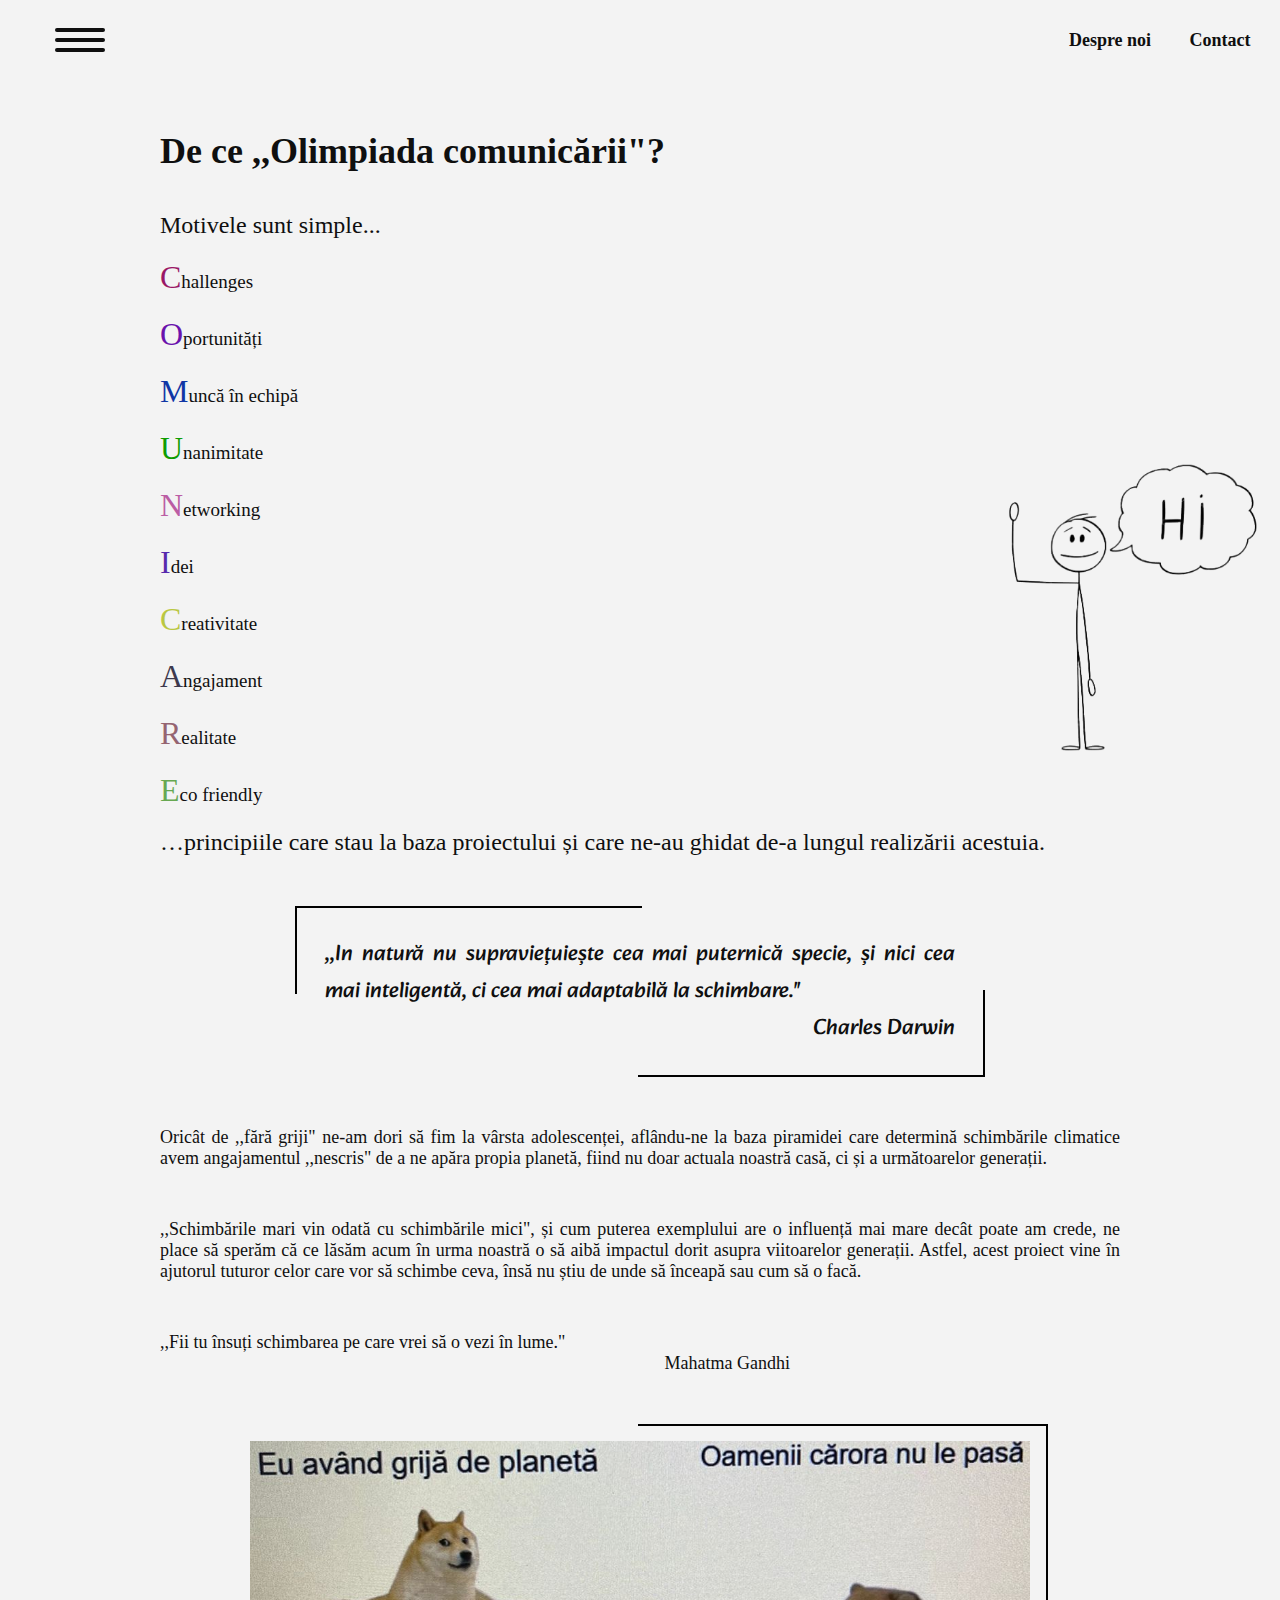
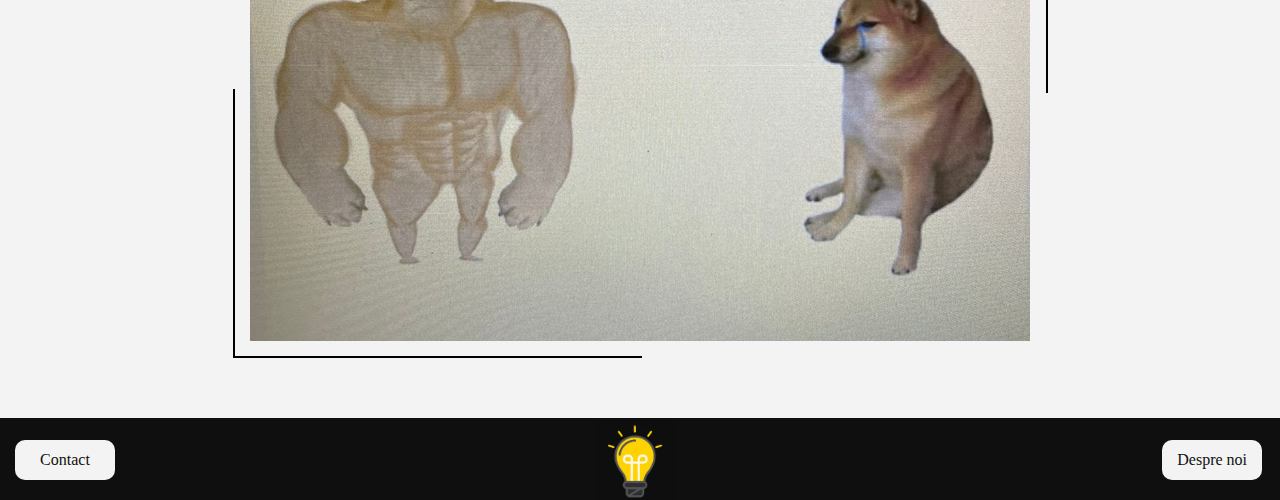
<file: articole/viziune.html>
<!DOCTYPE html>
<html lang="ro">
    <head>
        <meta charset="UTF-8">
        <meta name="viewport" content="width=device-width, initial-scale=1.0">
        <title>Power up</title>
        <link rel="preconnect" href="https://fonts.googleapis.com">
        <link rel="preconnect" href="https://fonts.gstatic.com" crossorigin>
        <link href="https://fonts.googleapis.com/css2?family=Alkatra&display=swap" rel="stylesheet">
        <link rel="stylesheet" href="../general.css">
        <link rel="stylesheet" href="../main.css">
        <link rel="stylesheet" href="../menu.css">
        <link rel="stylesheet" href="../nav-bar.css">
        <link rel="stylesheet" href="../footer.css">
        <link rel="stylesheet" href="./articol.css">
        <link rel="stylesheet" href="./viziune.css">
        <link rel="stylesheet" href="../facts.css">
    </head>
    <body>
        <nav>
            <div id="open-menu" class="logo center-content-flex">
                <div class="p-lines"></div>
            </div>
            <a href="../contact/index.html" class="btn center-content-flex underln">Contact</a>
            <a href="../about/about.html" class="btn center-content-flex underln">Despre noi</a>
        </nav>
        <div id="menu">
            <div class="menu-option center-content-flex first">
                <div id="close-menu" class="x-close"></div>
            </div>
            <a href="../index.html" class="menu-option center-content-flex">
                Acasă
            </a>
            <div id="afis-btn" class="menu-option center-content-flex">
                Poster
            </div>
            <div id="art-btn" class="menu-option center-content-flex">
                Articole
            </div>
            <div id="meme-btn" class="menu-option center-content-flex">
                Meme
            </div>
            <a href="../statistici/index.html" class="menu-option center-content-flex">
                Statistici
            </a>
            <div class="menu-option center-content-flex quick-btn">
                Quick facts
            </div>
            <a href="../contact/index.html" class="menu-option center-content-flex last-op">
                Contact
            </a>
            <a href="../about/about.html" class="menu-option center-content-flex last-op">
                Despre noi
            </a>
            <a href="../bibliografie/index.html" class="menu-option center-content-flex last-op">
                Bibliografie
            </a>
        </div>
        <div id="pop-art" class="center-content-flex">
            <div class="exit center-content-flex">
                <div class="exit-line"></div>
            </div>
            <div class="box-pop-art">
                <a href="../articole/viziune.html" class="art-space center-content-flex">
                    Viziunea noastră
                </a>
                <div class="art-space-line"></div>
                <a href="../articole/probleme.html" class="art-space center-content-flex">
                    Probleme identificate + Soluționări
                </a>
                <div class="art-space-line"></div>
                <a href="../articole/save-the-planet.html" class="art-space center-content-flex">
                    Cum să salvezi planeta stând pe telefon:
                </a>
            </div>
        </div>
        <div id="meme-time" class="center-content-flex">
            <div class="exit center-content-flex">
                <div class="exit-line"></div>
            </div>
            <div class="meme-place"></div>
            <div class="meme-btn red-btn center-content-flex">Generează un<br> meme random</div>
            <a href="../meme/index.html" class="small-meme meme-btn center-content-flex">Afisează-le pe toate</a>
        </div>

        <div id="show-afis" class="center-content-flex">
                <div class="exit center-content-flex">
                    <div class="exit-line"></div>
                </div>
                <img src="../image/afis.jpeg">
        </div>
        <div id="facts" class="center-content-flex">
            <div class="exit center-content-flex">
                <div class="exit-line"></div>
            </div>
            <div class="case">
                <div class="left-arrow-space">
                    <div class="arrow"></div>
                </div>
                <div class="fact-space center-content-flex">
                </div>
                <div class="right-arrow-space">
                    <div class="arrow"></div>
                </div>
            </div>
        </div>
        <main>
            <div class="art-paragraph">
                <h1>
                    De ce ,,Olimpiada comunicării"?
                </h1>
            </div>
            <div class="art-paragraph sp-art">
                <p class="first-p">
                    Motivele sunt simple...
                </p>
                <p class="p-sec">
                    Challenges
                </p>
                <p class="p-sec">
                    Oportunități 
                </p>
                <p class="p-sec">
                    Muncă în echipă 
                </p>
                <p class="p-sec">
                    Unanimitate
                </p>
                <p class="p-sec">
                    Networking 
                </p>
                <p class="p-sec">
                    Idei
                </p>
                <p class="p-sec">
                    Creativitate 
                </p>
                <p class="p-sec">
                    Angajament 
                </p>
                <p class="p-sec">
                    Realitate 
                </p>
                <p class="p-sec">
                    Eco friendly  
                </p>
                <p class="first-p">
                    …principiile care stau la baza proiectului și care ne-au ghidat de-a lungul realizării acestuia.
                </p>
            </div>
            <div class="quote">
                <div class="txt">
                    ,,In natură nu supraviețuiește cea mai puternică specie, și nici cea mai inteligentă, ci cea mai adaptabilă la schimbare."
                </div>
                <div class="author">Charles Darwin</div>
            </div>
            <div class="art-paragraph">
                <p>Oricât de ,,fără griji" ne-am dori să fim la vârsta adolescenței, 
                aflându-ne la baza piramidei care determină schimbările climatice avem angajamentul ,,nescris" de a ne apăra propia planetă,
                 fiind nu doar actuala noastră casă, ci și a următoarelor generații. </p>
            </div>
            <div class="art-paragraph">
                <p>
                    ,,Schimbările mari vin odată cu schimbările mici", și cum puterea exemplului are o influență mai mare decât poate am crede, ne place să sperăm că ce lăsăm acum în urma noastră o să aibă impactul dorit asupra viitoarelor generații. Astfel, acest proiect vine în ajutorul tuturor celor care vor să schimbe ceva, însă nu știu de unde să înceapă sau cum să o facă.
            </div>
            <div class="art-paragraph quote sp-quote">
                <p class="txt">
                    ,,Fii tu însuți schimbarea pe care vrei să o vezi în lume." 
                </p>
                <div class="author">
                    Mahatma Gandhi
                </div>
            </div>
            <div id="img-place" class="art-paragraph img-style">
                <img src="../meme/meme19.jpeg" alt="Meme" id="meme-img">
            </div>
            <img src="./image/stick-hi.png" class="fix stick">
        </main>

        <div id="facts" class="center-content-flex">
            <div class="case">
                <div class="left-arrow-space">
                    <div class="arrow"></div>
                </div>
                <div class="fact-space center-content-flex">
                </div>
                <div class="right-arrow-space">
                    <div class="arrow"></div>
                </div>
            </div>
        </div>

        <div id="foot">
            <div class="case-margin center-content-flex left-case">
                <a href="../contact/index.html"  class="btn-foot center-content-flex underln">Contact</a>
            </div>
            <div class="case-middle center-content-flex">
                <img src="../image/bec.png">
            </div>
            <div class="case-margin center-content-flex right-case">
                <a href="../about/about.html" class="btn-foot center-content-flex underln">Despre noi</a>
            </div>
        </div>
        <script src="../menu.js"></script>
        <script src="../facts.js"></script>
        <script src="../index.js"></script>
        <script src="./viziune.js"></script>
    </body>
</html>
</file>
<file: general.css>
* {
    margin: 0;
    padding: 0;
    transition: all .4s linear;
}



html {
    width: 100vw;
    height: 100vh;
    overflow-x: hidden;
    scroll-behavior: smooth;
    -webkit-touch-callout: none;
    -webkit-user-select: none; 
     -khtml-user-select: none; 
       -moz-user-select: none;
        -ms-user-select: none; 
            user-select: none;
}
body {
    width: 100%;
    min-height: 100%;
    overflow-x: hidden !important;
    --nav-height: 5rem;
    --btn-height: 3.75rem;
    --mode-color: rgb(15, 15, 15);
    --mode-bck: rgb(243, 243, 243);
    background-color: var(--mode-bck);
    color: var(--mode-color);
    margin: auto;
}


img {
    max-width: 100%;
    max-height: 100%;
}

a {
    color: inherit;
    text-decoration: none;
}
/*=== Gclass ===*/



.center-content-flex {
    display: flex;
    align-items: center;
    justify-content: center;
}

.underln {
    position: relative;
}
.underln::before {
    content: "";
    position: absolute;
    width: 0;
    height: 0.125rem;
    left: calc(50% - 0.094rem);
    background: var(--mode-color);
    bottom: 0.625rem;
    transition: all .2s linear;
}
.underln:hover::before {
    width: calc(100% - 0.375rem);
    left: 0.188rem;
} 

.shadow {
    width: 100%;
    height: 100%;
    background: rgba(0, 0, 0, .5);
    position: absolute;
    top: 0;
    left: 0;
}

.exit {
    position: absolute;
    top: 3.125rem;
    right: 3.125rem;
    width: 3.75rem;
    aspect-ratio: 1/1;
    cursor: pointer;
}

.exit-line {
    width: 100%;
    height: 0.125rem;
    position: relative;
}

.exit-line::before, .exit-line::after {
    content: "";
    position: absolute;
    width: 100%;
    height: 100%;
    background: rgb(243, 243, 243);
}

.exit-line::before {
    transform: rotate(-45deg);
}

.exit-line::after {
    transform: rotate(45deg);
}


::-webkit-scrollbar {
    width: 0;
    background: transparent; 
}



@media (hover: none) {
    .underln::before {
        display: none;
    }
}


@media (max-width: 450px) {
    .exit {
        top: 0;
        right: 0;
        width: 3rem;
    }
}

@media (max-width: 320px) {
    body {
        --nav-height: 2.5rem;
    }
    nav {
        margin-top: 0.313rem;
    }
}
</file>
<file: main.css>
/* === main ==== */

main {
    width: calc(100% - 20px);
    padding: 0 10px 0 10px;
    min-height: calc(100% - var(--nav-height));
    flex-direction: column;
    --len-box: 100%;

    --s-bck: rgb(236, 236, 236);
    --s-ball-place-bck:  rgb(217, 217, 217);
    --s-ball-bck: rgb(175, 173, 173);
    --s-color: rgba(0, 0, 0, 1);
}

.light-bulb {
    width: var(--len-box);
    height: 408px;
}
.light-bulb img {
    height: 100%;
    width: auto;
    animation: shownot .5s linear;
}
.v-line {
    width: 5px;
    height: 150px;
    background: var(--mode-color);
    margin-top: -55px;
    z-index: -1;
}

#lbulb-box {
    margin-top: -70px;
}

.screw {
    width: 15px;
    aspect-ratio: 1/1;
    background-color: rgb(217, 217, 217);
    border-radius: 50%;
    margin: 10px;
    border: 1px solid rgba(17, 27, 33, .7);
}
.m-screw-bar {
    transform: rotate(45deg) !important;
}

.bar {
    width: 100%;
    height: 1px;
    background: rgba(17, 27, 33, .7);
    transform: rotate(-45deg);
}

.switcher {
    color: var(--s-color);

    width: 30%;
    aspect-ratio: 1.2/1.5;
    border-radius: 10px;
    background: var(--s-bck);
    border: 1px solid rgba(0, 0, 0, 0.7);
}

.ball-place {
    height: calc(80% - 10px);
    width: 50%;
    background-color: var(--s-ball-place-bck);
    border-radius: 20px;
    overflow: hidden;
    --font-s: 16px;
}
.ball {
    width: 100%;
    height: 50%;
    position: relative;
    background-color:  var(--s-ball-bck);
    color: rgb(0, 0, 0);
}
.txt-bar {
    width: 2px;
    margin-left: 3px;
    height: var(--font-s);
    background-color: rgb(255, 255, 255);
    animation: shownot .3s linear infinite alternate-reverse;
}

@keyframes shownot {
    from {
        opacity: 0;
    } to {
        opacity: 1;
    }
}

.box {
    width: 100%;
    height: 400px;
    position: relative;
    --width-model: 50%;
    margin: 2.5px;
}
.v-line-sp, .h-line {
    position: absolute;
    width: var(--width-model); 
    height: 100%;
    border-style: solid;
    border-color: var(--mode-color);

    display: flex;
    align-items: left;
    justify-content: center;
}
.h-line:nth-child(odd) {
    left: 30%;
}
.v-line-sp {
    border-width: 5px 0 5px 5px;
}
.h-line {
    border-width: 5px 5px 5px 0;
}
#special-h-line {
    margin-top: .5px;
    width: 32.5%;
    left: calc(50% - 2.5px);
}

#special-v {
    margin-top: -5px;
    border-bottom: 0;
}

.sp-box {
    margin-top: 0;
}

.box-content {
    margin-top: 12.5px;
    width: 65%;
    height: calc(100% - 20px);
    background: red;
    position: absolute;
    left: 31%;
    top: 0;
    display: none;
    overflow: hidden;
    --pad: 20px;
    --f: 64px;
}

.box-content img {
    position: absolute;
    min-width: 100% !important;
    min-height: 100% !important;
}

.txt-detail {
    position: absolute;
    font-family: 'Alkatra', cursive;
    top: 0;
    z-index: 10;
    left: var(--pad);
    font-size: var(--f);
    padding: var(--pad);
    color: rgb(18, 19, 19);
}

.right-txt {
    left: auto !important;
    right: var(--pad);
}

.h-line:nth-child(odd) ~ .box-content {
    left: 7.5%;
}

.h-line:last-child {
    border-bottom: none;
    width: 25%;
    left: calc(25% - 2.5px);
}
.sp-box:last-child {
    margin-top: 0;
}
.s-box {
    height: 200px;
}

.e-bulb {
    transform: scaleY(1);
}



.s-box:has(img) {
    height: 500px;
}


#pop-art {
    position: fixed !important;
    color: rgb(18, 19, 19);
}



@keyframes slide-left {
    from {
        transform: translateX(-100%);
    } to {
        transform: none;
    }
}
@keyframes slide-right {
    from {
        transform: translateX(100%);
        opacity: 0;
    } to {
        transform: none;
        opacity: 1;
    }
}

@keyframes fromtransparent {
    from {
        opacity: 0;
    } to {
        opacity: 1;
    }
}

@media (max-width: 450px) {
    .switcher {
        width: 50%;
    }
    .box {
        height: 200px;
    }
    .sp-h-line {
        margin-top: 0px !important;
    }
    .box-content {
        --f: 32px;
    }
    .light-bulb {
        height: 300px;
    }
}
</file>
<file: menu.css>
/*==== menu ==== */

#menu {
    --menu-w: 30%;
    width: var(--menu-w);
    height: 100%;
    background-color: var(--mode-color);
    position: fixed;
    display: none;
    top: 0;
    left: 0;
    --option-width: 0px;
    --option-height: 3.125rem;
    --m-top-option: 0.625rem;
    --op-color: rgb(119, 159, 18);
    z-index: 100;
}

@keyframes noneToAll {
    0% {
        width: 0;
    }
    100% {
        width: var(--menu-w);
    }
}
@keyframes allToNone {
    0% {
        width: var(--menu-w);
        overflow: hidden;
    }
    100% {
        width: 0;
        overflow: hidden;
    }
}

.menu-option {
    width: 100%;
    height: var(--option-height);
    margin-top: var(--m-top-option);
    cursor: pointer;
    color: rgb(209, 215, 219);
}

.menu-option:hover {
    background: var(--op-color)
}

.first {
    margin-top: 0 !important;
    cursor: auto;
    height: var(--nav-height);
}
.first:hover {
    background: inherit;
}
.first:hover .x-close::before, .first:hover .x-close::after {
    background: var(--op-color);
}
/* === X === */

.x-close {
    height: 100%;
    width: 3.125rem;
    position: relative;
    --x-h: 3.125rem;
    --x-w: 0.313rem;
    cursor: pointer;
}
.x-close::before, .x-close::after {
    content: "";
    position: absolute;
    left: calc(50% - var(--x-w)/2);
    top: calc(50% - var(--x-h)/2);
    border-radius: 0.625rem;
    height: var(--x-h);
    width: var(--x-w);
    background-color: rgb(209, 215, 219);
    transition: all .3s linear;
}
.x-close::before {
    transform: rotate(45deg);
}
.x-close::after {
    transform: rotate(-45deg);
}


.last-op {
    position: relative;
    top: calc(100% - 9*(var(--option-height) + var(--m-top-option)) - var(--nav-height));
}

#meme-time {
    width: 100%;
    height: 100%;
    top: 0;
    position: absolute;
    z-index: 100;
    background-color: rgba(0, 0, 0, 0.703);
    flex-direction: column;
    --general-w: 12.5rem;
    animation: fromtransparent .3s linear;
    display: none;
    --op-h: 3.125rem;
    
    --small-btn-h: calc(var(--op-h)/2);
    --red-btn-h: 12.5rem;
}
@keyframes fromtransparent {
    from {
        opacity: 0;
    } to {
        opacity: 1;
    }
}

.meme {
    width: var(--general-w);
    height: 50%;
}
.meme-btn {
    width: var(--general-w);
    height: var(--op-h);
    cursor: pointer;
    position: relative;
}

.meme, .meme-btn {
    background: rgba(208, 207, 207, 1);
    margin-top: 0.625rem;
    border-radius: 0.625rem;
}


.meme-btn:hover {
    background:rgb(0, 0, 0);
    border: 0.063rem solid rgb(255, 255, 255);
    box-shadow: inset 0 0 0 -0.625rem rgb(0, 0, 0);
    transform: translateX(0.313rem) translateY(0.313rem);
    z-index: 1;
    color: rgba(208, 207, 207, 1);
}

.meme-btn:hover::after {
    display: none;
}

#meme-time .x-close {
    height: 3.125rem;
}


.small-meme {
    width: calc(var(--general-w)/2);
    height: var(--small-btn-h) !important;   
    font-size: 0.75rem; 
    position: relative;
    top: 0.938rem;
}


.red-btn {
    position: relative;
    width: var(--red-btn-h) !important;
    height: var(--red-btn-h);
    border-radius: 50% !important;
    background: rgb(159, 18, 18);
    font-size: 1.563rem;
    text-align: center;
}
.red-btn::before {
    content: "";
    width: 100%;
    height: 100%;
    border-radius: 50%;
    position: absolute;
    left: 0;
    top: 0;
    z-index: -1;
    background: rgb(159, 18, 18);
    transition: all .3s linear;
    border-width: 0 0.313rem 0.313rem 0.313rem;
    border-style: solid;
    border-color: rgb(122, 114, 114);
    box-shadow: inset -0.313rem -0.625rem 0.625rem 0.5rem rgba(0, 0, 0, 0.584);
}

.red-btn:hover::before {
    box-shadow: none;
    left: 0;
    top: 0;
    border-width: 0.5rem;
}

.red-btn {
    box-shadow: inset -0.5rem -0.625rem 0.625rem 0.5rem rgba(0, 0, 0, 0.584);
    color:rgb(255, 255, 255)
}
.red-btn:hover {
    box-shadow: none;
}


.meme-place {
    width: calc(2*var(--general-w));
    max-width: calc(100% - var(--small-btn-h) - var(--red-btn-h));
    max-height: calc(100% - var(--op-h)/2 - 1.563rem - var(--op-h));
    height: auto;
}



#pop-art {
    width: 100%;
    height: 100%;
    z-index: 100;
    background-color: rgba(0, 0, 0, 0.212);
    position: absolute;
    top: 0;
    left: 0;
    display: none;
}

.box-pop-art {
    width: 50%;
    height: auto;
}

.art-space {
    font-size: 1.25rem;
    font-weight: bold;
    width: 100%;
    height: 6.25rem;
    background-color: rgb(255, 255, 255);
}

.art-space-line {
    width: 100%;
    height: 0.125rem;
    background-color:transparent;
}

#show-afis {
    position: absolute;

    width: 100%;
    height: 100%;
    z-index: 1000;
    top: 0;
    left: 0;
    background-color: rgba(0, 0, 0, .5);
    display: none;
}



@media (max-width: 450px) {
    #menu {
        --option-height: 3.7rem;
    }
}

@media (max-height:700px) {
    #menu {
        --option-height: 2.5rem;
    }
    
}

@media (max-width: 480px) {
    .art-space {
        padding: 0.625rem;
    }
    #meme-time {
        --red-btn-h: 10rem
    }
    .red-btn {
        font-size: 1rem;
    }
}
@media (max-width: 320px) {
    #menu {
        --option-height: 2.2rem;
        --nav-height: 2.5rem;
    }
    .menu-option {
        font-size: 0.75rem;
    }
}

@media (max-width: 280px) {
    #meme-time {
        --red-btn-h: 7rem;
    }
    .red-btn {
        font-size: .9rem;
    }
    .small-meme {
        font-size: .6rem;
    }
}
</file>
<file: nav-bar.css>
/* === nav bar === */

nav {
    width: 100%;
    height: var(--nav-height);
    --p-lines-w: 3.125rem;
}

.logo {
    height: 100%;
    aspect-ratio: 2/1;
    z-index: 100;
    overflow: hidden;
    float: left;
    cursor: pointer;
}

.btn {
    width: 6.25rem;
    height: var(--btn-height);
    margin: calc((var(--nav-height) - var(--btn-height))/2) 0.625rem 0.625rem 0;
    float: right;
    font-size: 1.125rem;
    cursor: pointer;
    font-weight: bold;
}

.p-lines {
    position: relative;
}

.p-lines, .p-lines::before, .p-lines::after {
    width: var(--p-lines-w);
    --h-size: 0.25rem;
    height: var(--h-size);
    border-radius: 0.625rem;
    background: var(--mode-color);
}

.p-lines::before, .p-lines::after {
    content: "";
    position: absolute;
    left: 0;
}

.p-lines::before {
    top: calc(-2.5*var(--h-size));
}

.p-lines::after {
    top: calc(2.5*var(--h-size))
}

@media (max-width: 450px) {
    nav {
        --p-lines-w: 2.4rem;
    }
    .logo {
        width: var(--p-lines-w);
        padding: 0 0.625rem 0 0.625rem;
        aspect-ratio: auto;
    }
    .btn {
        margin: calc((var(--nav-height) - var(--btn-height))/2) 0.188rem 0 0.188rem;
        width: 4.688rem;
        font-size: 0.9rem;
    }
}
</file>
<file: footer.css>
#foot {
    --gap: 10px;
    --case-h: 80px;
    display: grid;
    grid-template-columns: repeat(3, calc(33% - var(--gap)/2));
    grid-gap: var(--gap);
    width: 100%;
    height: var(--case-h);
    margin-top: 10px;
    background: rgb(15, 15, 15);
    border-top: 2px solid  var(--mode-color);
}

.case-margin {
    margin-left: calc(var(--gap)/2);
}

.case-middle img {
    height: var(--case-h);
}

.case-margin {
    display: flex;
    align-items: center;
}

.left-case {
    justify-content: left;
}

.right-case {
    justify-content: right;
}

.left-case .btn-foot {
    margin-left: var(--gap);
}

.right-case .btn-foot {
    margin-right: var(--gap);
}

.btn-foot {
    width: 100px;
    height: 50%;
    border-radius: 10px;
    background: rgba(243, 243, 243, 1);
}

#foot .underln {
    color:rgb(15, 15, 15);
}

#foot .underln::before {
    background:rgb(15, 15, 15);
}
</file>
<file: facts.css>
#facts {
    position: fixed;
    z-index: 100;
    top: 0;
    left: 0;
    width: 100vw;
    height: 100vh;
    color: rgb(0,   0, 0);
    background: rgba(18, 18, 19, 1);
    --arrow-h: 3.75rem;
    display: none;
    animation: zeroToSeen .2s linear;
}
@keyframes zeroToSeen {
    0% {
        opacity: 0;
    }
    100% {
        opacity: 1;
    }
}

@keyframes zeroToNotSeen {
    0% {
        opacity: 1;
    }
    100% {
        opacity: 0;
    }
}


.fact-txt {
    z-index: 10;
}

/* === case == */
.case {
    width: 37.5rem;
    aspect-ratio: 2/1;
}


/* === arrow === */

.left-arrow-space, .right-arrow-space {
    height: var(--arrow-h);
}

.arrow {
    position: relative;
    top: 0.313rem;
    left: 0.313rem;
    width: 3.125rem;
    height: calc(100% - 0.625rem);
    border-radius: 50%;
    cursor: pointer;
}
.arrow::before, .arrow::after {
    content: "";
    position: absolute;
    height: 0.25rem;
    width: 50%;
    left: 23%;
    background: rgba(243, 243, 243, 1);
}
.arrow::before {
    transform: rotate(-45deg);
    top: calc(25% + 0.156rem);
}
.arrow::after {
    transform: rotate(45deg);
    top: auto;
    bottom: calc(25% + 0.156rem);
}

.right-arrow-space .arrow {
    transform: scaleX(-1);
    left: calc(100% - 3.438rem);
}

/* === fact space ==== */

.fact-space {
    height: calc(100% - 2*var(--arrow-h) - 3.125rem);
    background: rgba(243, 243, 243, 1);
    width: calc(100% - 3.125rem);
    padding: 1.563rem;
    text-align: justify;
}


.left-arrow-space, .right-arrow-space {
    width: 100%;
}

@media (max-width: 450px) {
    .fact-space {
        height: auto;
        width: calc(100% - 2rem);
        padding: 1rem;
    }
}
</file>
<file: bibliografie/main.css>
.paragraph-bib {
    width: calc(100% - 200px);
    height: auto;
    padding: 50px 100px 0 100px;
}

h1 {
    font-size: 32px;
}

h2 {
    font-size: 24px;
}

.dot {
    width: 10px;
    position: relative;
    top: 7px;
    margin-right: 4px;
    aspect-ratio: 1/1;
    border-radius: 50%;
    background-color: rgb(0, 0, 0);
    float: left;
}

@media (max-width: 420px) {
    .paragraph-bib {
        width: 100%;
        text-align: justify;
        padding: 50px 0 0 0;
    }
}
</file>
<file: contact/main.css>
body {
    --clr: rgba(255, 255, 255, 1);
    background: rgba(20, 20, 20, 1);
    color: var(--clr);
}

nav .underln::before {
    background: var(--clr);
}

nav .p-lines, nav .p-lines::before, nav .p-lines::after {
    background: var(--clr);
}

/* === insta place ==== */

#insta-place {
    position: relative;
    --h: 20%;
    width: 100%;
    height: 300px;
    display: grid;
    grid-template-rows: var(--h) calc(100% - var(--h));
    --font: 18px;
    font-size: var(--font);
}


.content {
    display: grid;
    grid-template-columns: repeat(4, auto);
    grid-template-rows: repeat(2, 50%);
    grid-column-gap: 10px;
    grid-template-areas: 
    'm a e r'
    'mname aname ename rname';
}

.img-place img {
    aspect-ratio: 1/1;
    border-radius: 50%;
}

main .center-content-flex {
    align-items:start !important; 
}


.name-place .insta-icon {
    height: var(--font) !important;
    width: auto;
}
.insta-icon {
    margin-right: 10px;
}

.insta-user, .insta-icon {
    float: left;
}


.m {
    grid-area: m;
}
.a {
    grid-area: a;
}
.e {
    grid-area: e;
}
.r {
    grid-area: r;
}

.m-name {
    grid-area: mname;
}
.a-name {
    grid-area: aname;
}
.e-name {
    grid-area: ename;
}
.r-name {
    grid-area: rname;
}

#pop-art, #meme-time {
    color: rgba(20, 20, 20, 1);
}

@media (max-width: 450px)
{
    .content {
        grid-template-columns: repeat(2, 50%);
        grid-template-rows: auto;
        grid-template-areas: 
        'm a'
        'mname aname'
        'e r'
        'ename rname';
    }
    .r, .e {
        width: 70%;
        margin-left: 15%;
    }
}

@media (max-width: 280px) {
    .content {
        grid-template-columns: 100%;
        grid-gap: 10px;
        grid-template-areas: 
        'm'
        'mname'
        'a'
        'aname'
        'e'
        'ename'
        'r'
        'rname';
    }
    .content img {
        width: 50%;
    }
}
</file>
<file: meme/main.css>
main {
    display: grid;
    grid-template-columns: repeat(5, auto);
    grid-gap: 1.25rem;
    width: 80%;
    margin: auto;
}

main .center-content-flex {
    flex-direction: column;
}

.meme-pl {
    width: 100%;
    height: auto;
}

.meme-place img {
    height: 100%;
    width: auto;
}

.meme-shadow {
    position: fixed;
    top: 0;
    left: 0;
    width: 100%;
    height: 100%;
    z-index: 10;
    --w: 80%;
    background: rgba(243, 243, 243, .6);
    animation: fromtransparent .5s linear;
}

.meme {
    max-width: var(--w);
    max-height: 80%;
    background: inherit;
}
.meme-close {
    width: var(--w);
    height: 3.125rem;
    margin-bottom: 0.313rem;
}

.x-meme {
    height: 100%;
    aspect-ratio: 1/1;
    position: relative;
    left:calc(100% - 3.125rem);
    cursor: pointer;
}
.x-meme::before, .x-meme::after {
    content: "";
    position: absolute;
    height: 0.188rem;
    width: 100%;
    top: 50%;
    border-radius: 0.625rem;
    background: rgba(0, 0, 0, 1);
}

.x-meme::before {
    transform: rotate(45deg);
}

.x-meme::after {
    transform: rotate(-45deg);
}

@keyframes fromtransparent {
    from {
        opacity: 0;
    } to {
        opacity: 1;
    }
}

@media (max-width: 450px) {
    main {
        width: 100%;
        grid-template-columns: repeat(3, auto);
    }
}

@media (max-width: 280px) {
    main {
        grid-template-columns: repeat(2, auto);
    }
}
</file>
<file: articole/articol.css>
body {
    --pad: 9.375rem;
    text-align: justify;
}

main {
    padding-bottom: 6.25rem;
}

.art-paragraph {
    width: calc(100% - 2*var(--pad));
    height: auto;
    padding: 3.125rem var(--pad) 0 var(--pad);
    font-size: 1rem;
}

.quote {
    --padding-q: 1.875rem;
    width: 50%;
    height: auto;
    margin: auto;
    font-family: 'Alkatra', cursive;
    padding: var(--padding-q);
    font-size: 1.375rem;
    position: relative;
    margin-top: 2.5rem;
}

.quote::before, .quote::after {
    content: "";
    position: absolute;
    border-style: solid;
    border-color: rgba(0, 0, 0, 1);
    width: 50%;
    height: 50%;
}

.quote::before {
    border-width: 0.125rem 0 0 0.125rem;
    left: 0;
    top: 0;
}
.quote::after {
    bottom: 0;
    right: 0;
    border-width: 0 0.125rem 0.125rem 0;
}

.quote .author {
    text-align: right;
}

.sp-quote::before, .sp-quote::after {
    border: none;
}
.sp-quote {
    font-size: 1rem;
    padding: 3.125rem var(--pad) 0 var(--pad);
    margin-left: 0;
    margin-top: 0;
    font-family: inherit;
}

.art-paragraph:has(img) {
    margin: auto;
}

.art-paragraph img {
    max-height: 31.25rem;
    text-align: center;
}

.img-style {
    position: relative;
    padding: 1.063rem;
    top: 3.125rem;
    text-align: center;
}

.img-style::before, .img-style::after {
    content: "";
    position: absolute;
    border-style: solid;
    border-color: rgba(0, 0, 0, 1);
    width: 50%;
    height: 50%;
}

.img-style::before {
    top: 0;
    right: 0;
    border-width: 0.125rem 0.125rem 0 0;
}

.img-style::after {
    bottom: 0;
    left: 0;
    border-width: 0 0 0.125rem 0.125rem;
}


@media (max-width: 450px) {
    h1 {
        font-size: 1.6rem;
    }
    .quote {
        --padding-q: 1.875rem;
        width: calc(100% - 2*var(--padding-q));
    }
    .art-paragraph {
        width: 100%;
        padding: 1rem 0 1rem 0;
    }
    .art-paragraph img {
        width: 100% !important;
    }
    .img-style::before, .img-style::after {
        display: none;
    }
}
</file>
<file: articole/probleme.css>
main {
    width: calc(100% - 0.625rem);
    margin: auto;
}

body {
    --stick-w: 0rem;
}
.fix {
    width: auto;
    height: auto;
    position: relative;
    left: calc(100% - var(--stick-w));
}
</file>
<file: articole/save-the-planet.css>
main {
    width: calc(100% - 0.625rem);
    margin: auto;
}

#cifre {
    display: grid;
    grid-template-columns: repeat(2, 50%);
    --f-size: 4rem;
}
.cif {
    height: var(--f-size);
    font-family: 'Alkatra', cursive;
}

.cif-dis {
    font-size: var(--f-size);
}

.cif-a {
    text-align: center;
    padding-inline: 1.25rem;
    font-weight: bold;
}

.ani {
    animation: fromtop .2s linear;
}

@keyframes fromtop {
    from {
        transform: translateY(-5px);
    } to {
        transform: none;
    }
}



.logos {
    width: 50%;
    margin-left: 25%;
    margin-top: 3.125rem;
    display: grid;
    grid-template-columns: repeat(3, 33.33%);
    grid-gap: 0.625rem;
    position: relative;
    grid-template-areas: 
    'eevie forest cod'
    'eevieName forestName codName'
    'free stick freee'
    'wiki freeee solar';
}

.grid-el:nth-child(1) {
    grid-area: eevie;
}
.grid-el:nth-child(2) {
    grid-area: forest;
}
.grid-el:nth-child(3) {
    grid-area: cod;
}

.grid-el:nth-child(4) {
    grid-area: eevieName;
}
.grid-el:nth-child(5) {
    grid-area: forestName;
}
.grid-el:nth-child(6) {
    grid-area: codName;
}

.grid-el:nth-child(7) {
    grid-area: free;
}
.grid-el:nth-child(8) {
    grid-area: stick;
}
.grid-el:nth-child(9) {
    grid-area: freee;
}

.grid-el:nth-child(10) {
    grid-area: wiki;
}
.grid-el:nth-child(11) {
    grid-area: freeee;
}
.grid-el:nth-child(12) {
    grid-area: solar;
}



@media only screen and (max-width: 800px) {
    .cif-dis {
        font-size: 4rem;
    }
    .cif-a {
        font-size: 0.75rem;
    }
    .art-p-img {
        width: 100%;
        padding-left: 0;
        padding-right: 0;
    }
}

@media (max-width: 450px) {
    .logos {
        width: 100%;
        grid-template-columns: 100%;
        grid-template-areas: 
        'eevie'
        'eevieName'
        'forest'
        'forestName'
        'cod'
        'codName'
        'wiki'
        'solar';
        text-align: center;
        margin: 0;
    }
    .cif-dis {
        font-size: 2rem;
    }
    .cif-a {
        font-size: .6rem;
    }
    .art-p-img  img{
        width: 100% !important;
    }
    .logos img {
        max-width: 100%;
    }
    .grid-el {
        width: 100%;
        overflow: hidden;
    }
    .stick-sr {
        display: none;
    }
    .grid-el:nth-child(11), .grid-el:nth-child(9), .grid-el:nth-child(7) {
        display: none;
    }
}
</file>
<file: articole/viziune.css>
.fix {
    position: absolute;
    bottom: 7.5rem !important;
    right: 1.25rem !important;
    z-index: -1;
    height: 18.75rem;
}

.sp-art p{
    padding: 0.625rem 0 0.625rem 0;
    font-size: 1.188rem;
}

.sp-art {
    padding: 1.875rem var(--pad) 0 var(--pad);
}

.sp-art p::first-letter {
    font-size: 2rem;
}

.p-sec::first-letter {
    color: var(--color);
}

.first-p {
    font-size: 1.5rem !important;
}
.first-p::first-letter {
    font-size: inherit !important;
}

.art-paragraph {
    font-size: 1.125rem;
}



@media (max-width: 450px) {
    .sp-art {
        padding: 0;
    }
    .img-style {
        max-width: 100% !important;
    }
    .first-p {
        font-size: 1rem !important;
    }
}
</file>
